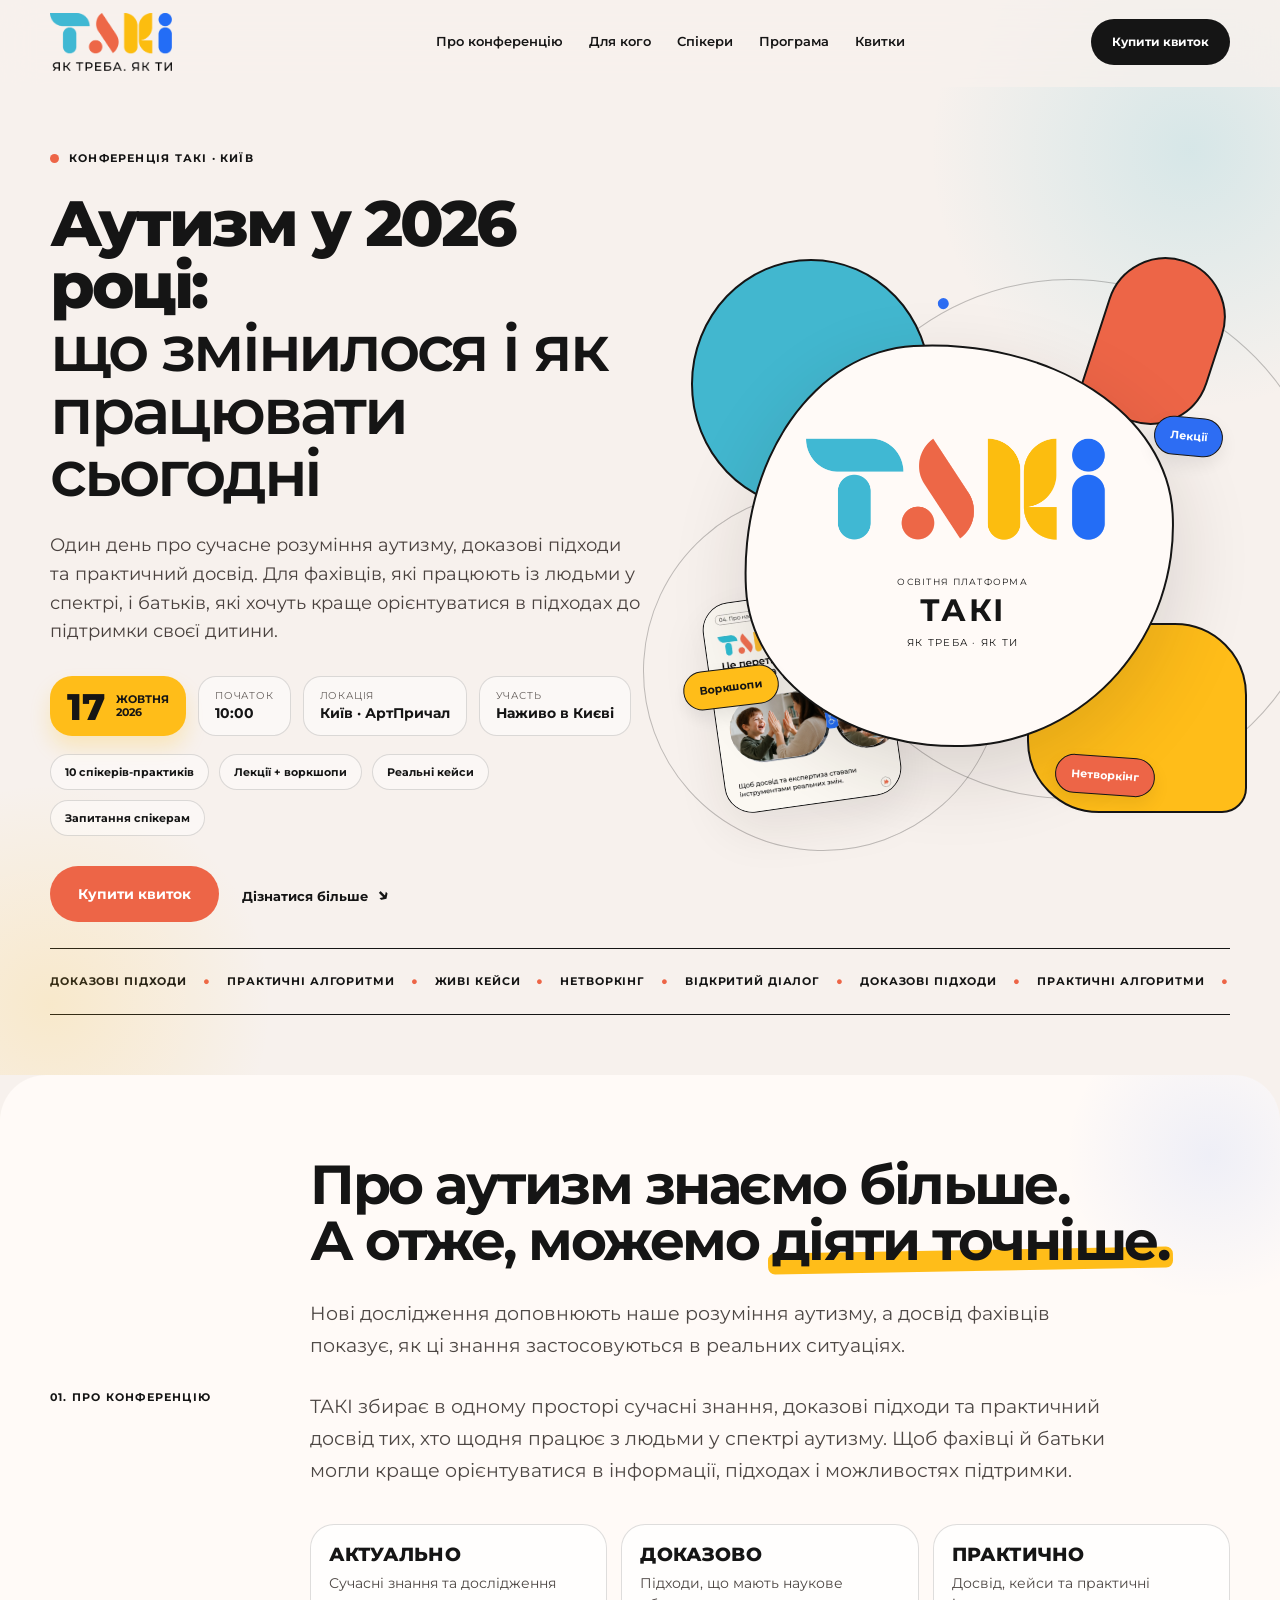
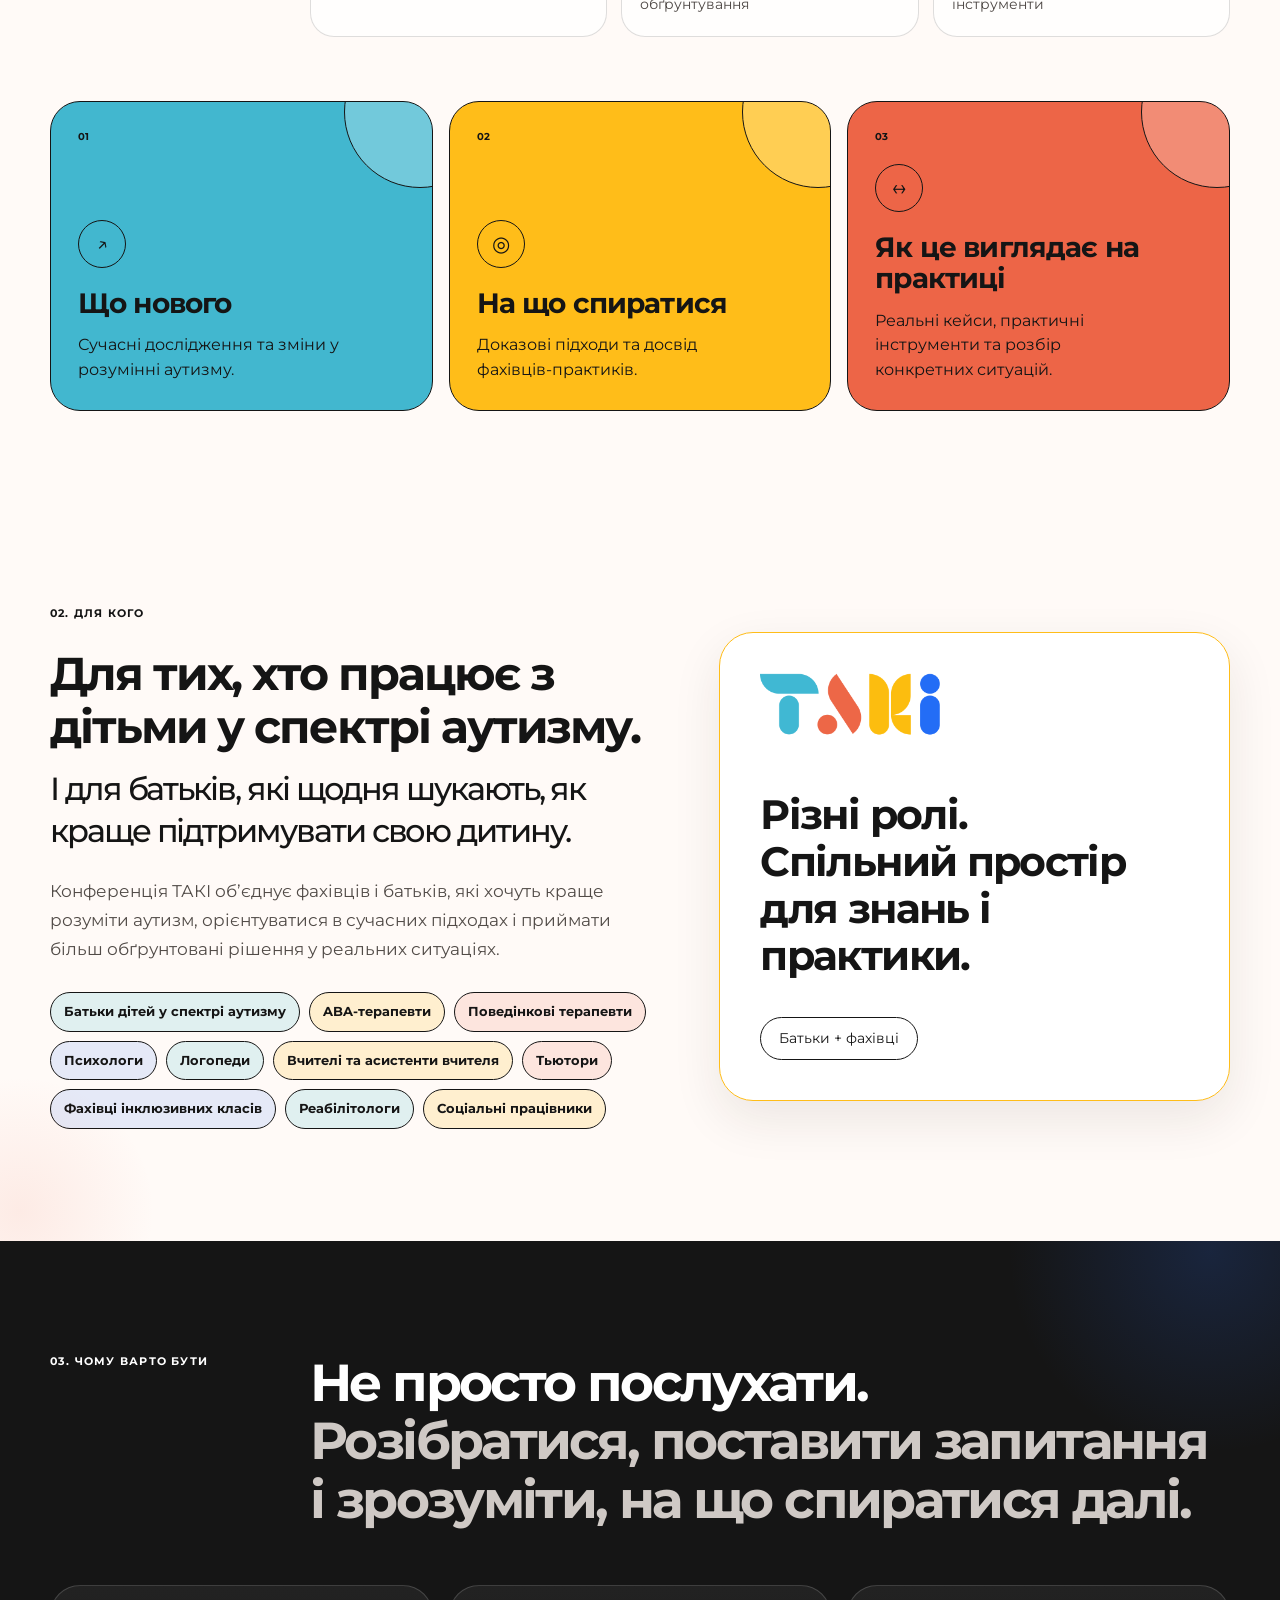
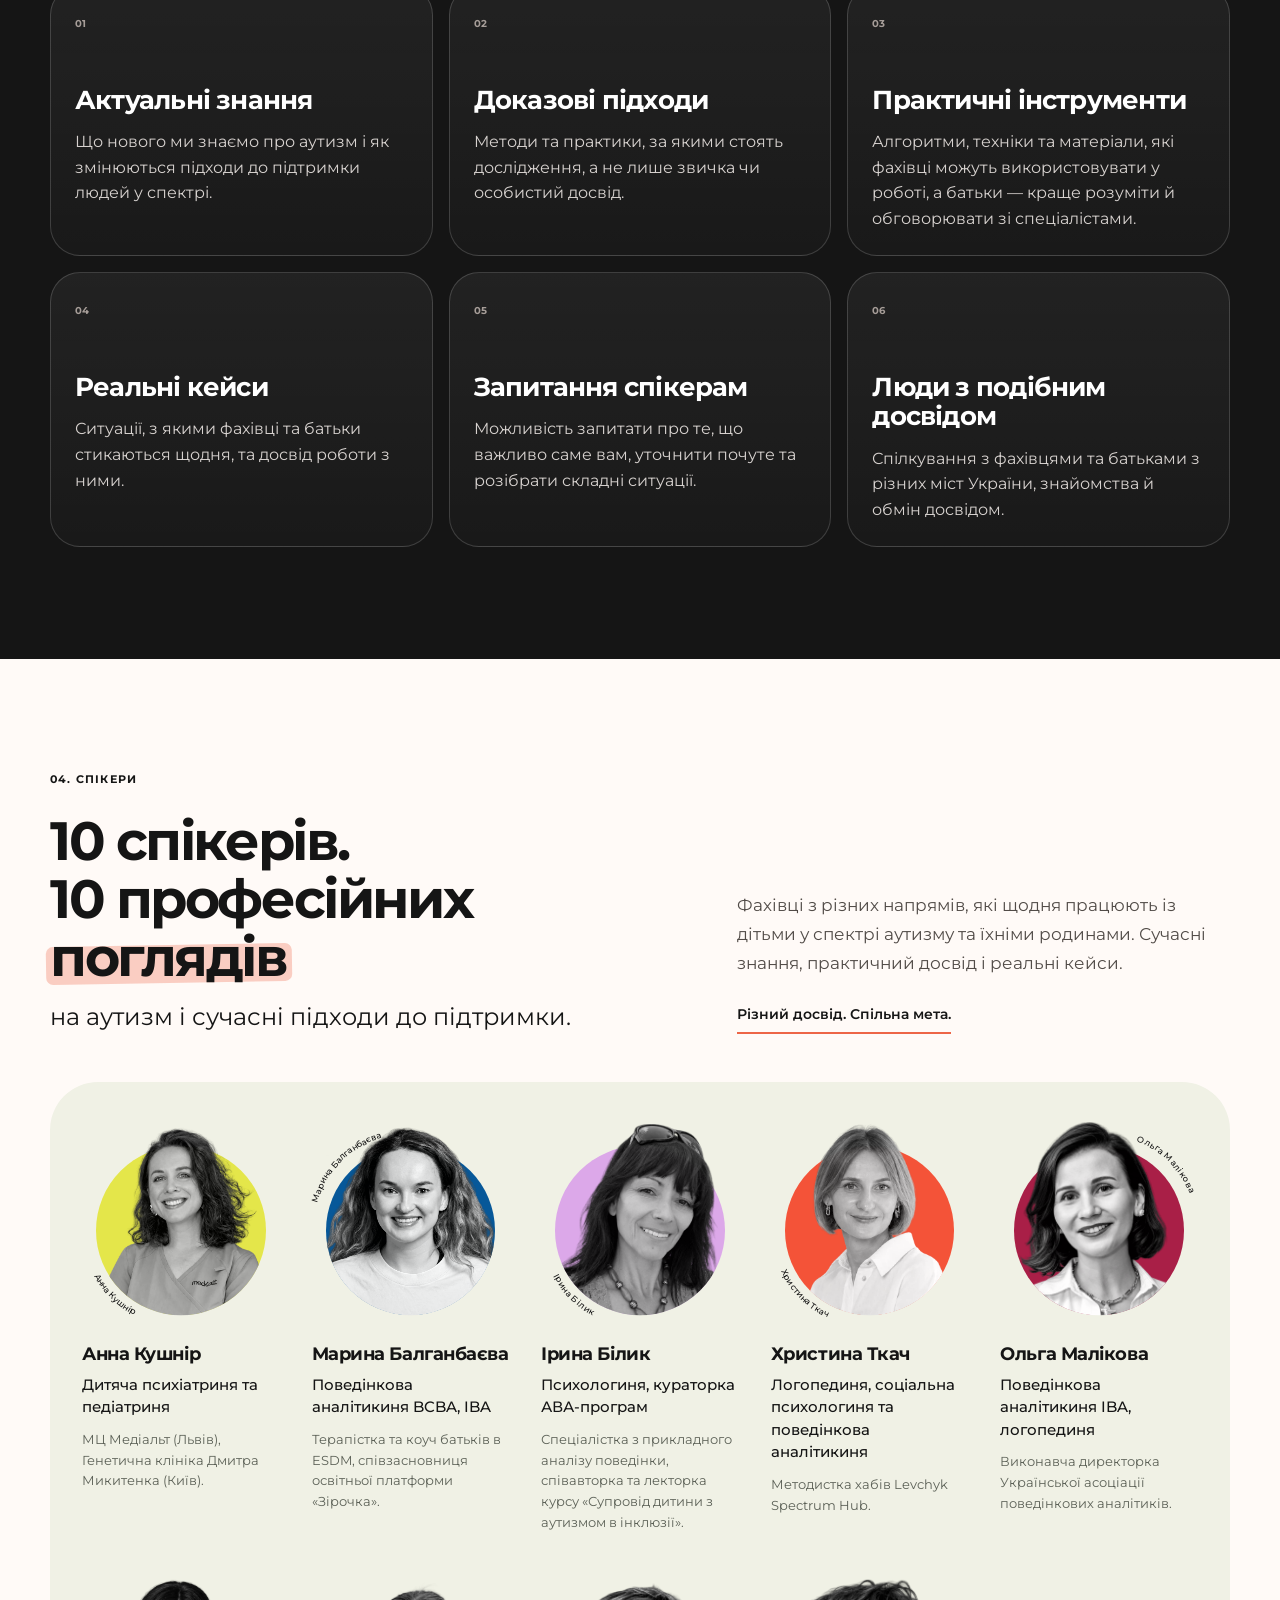
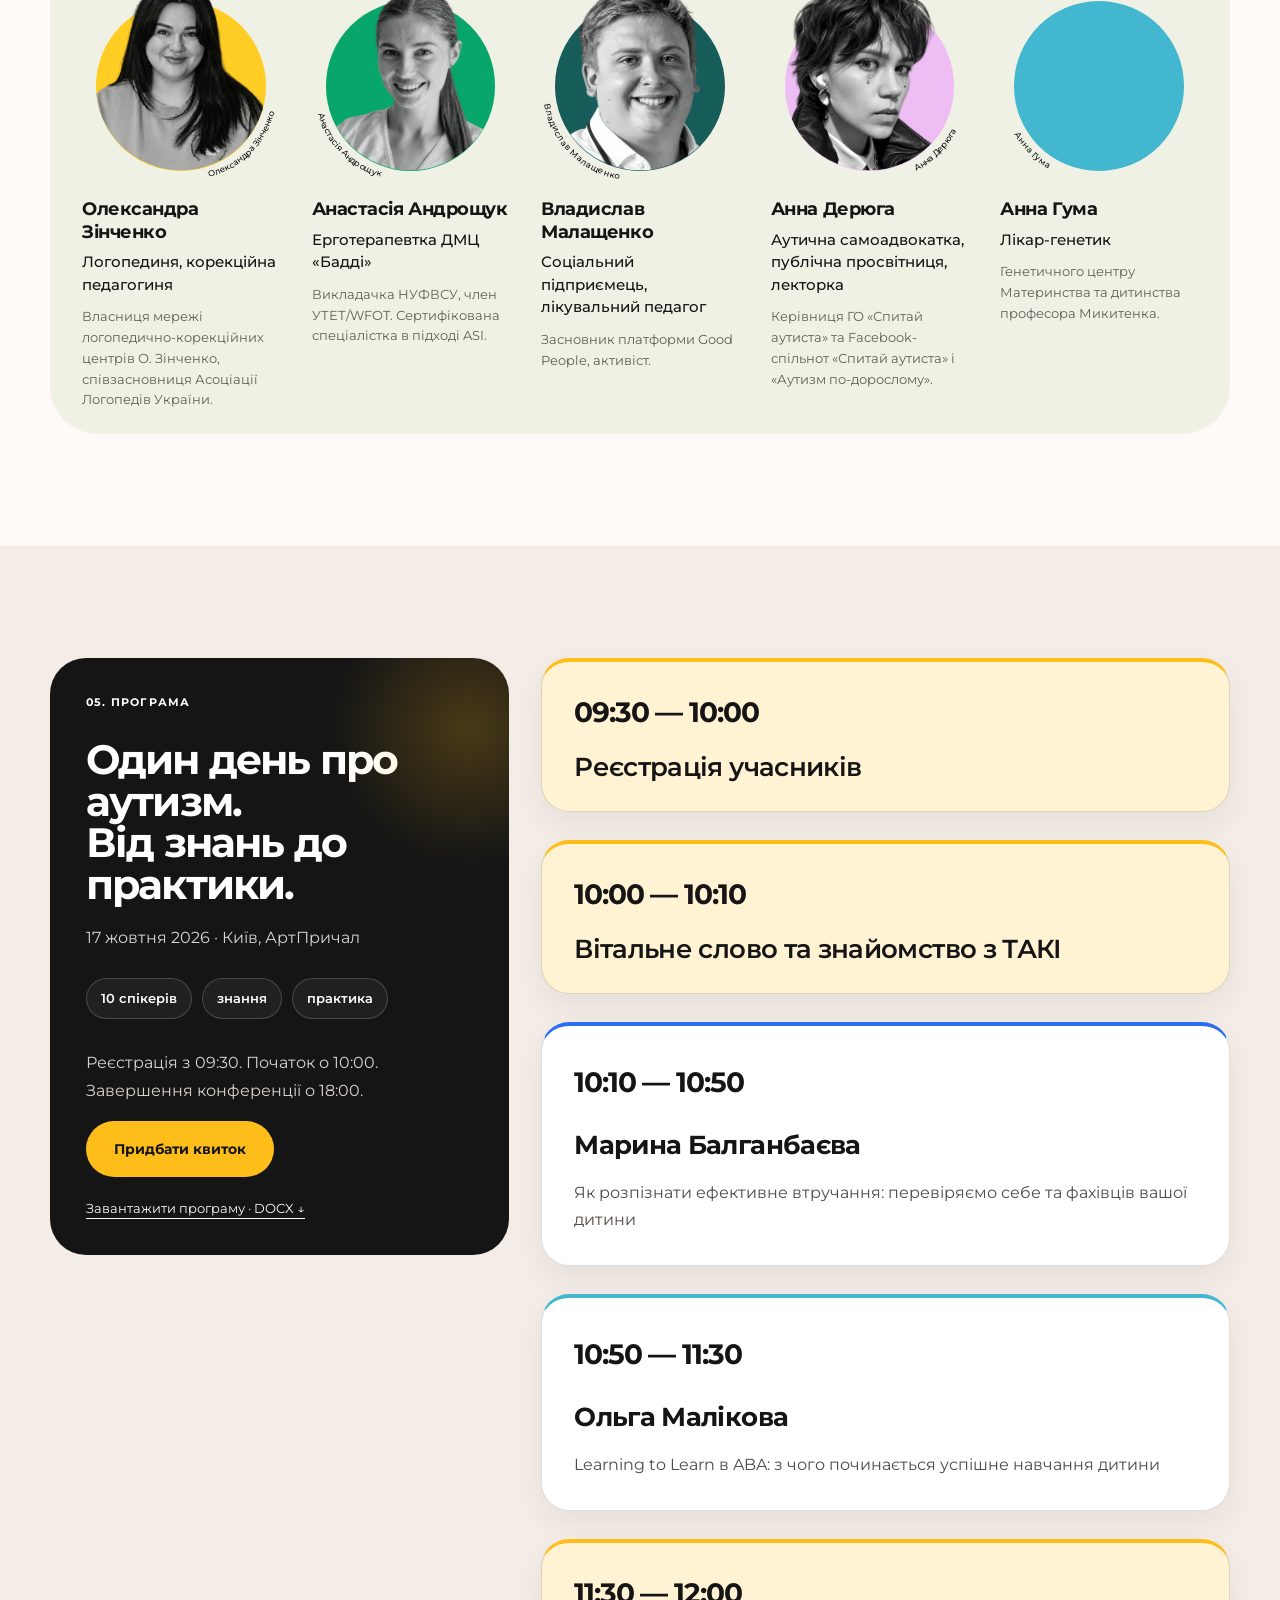
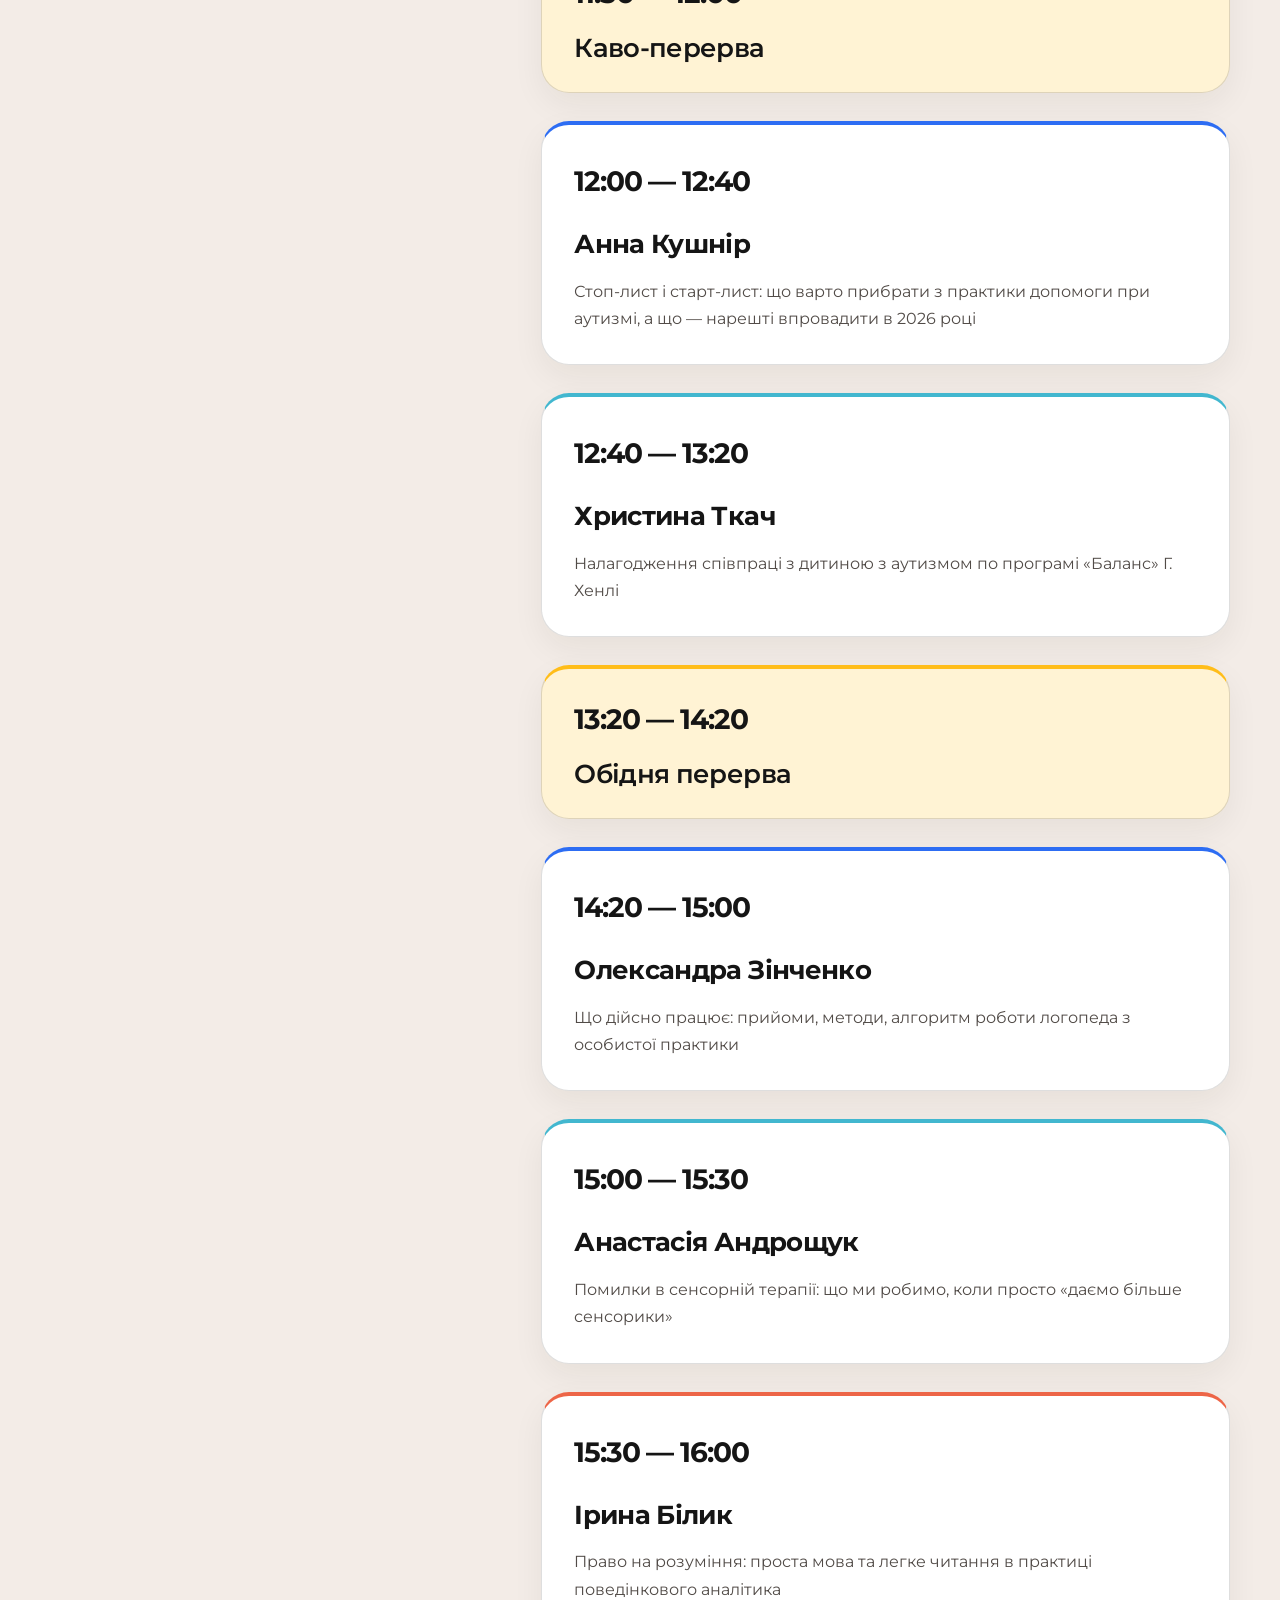
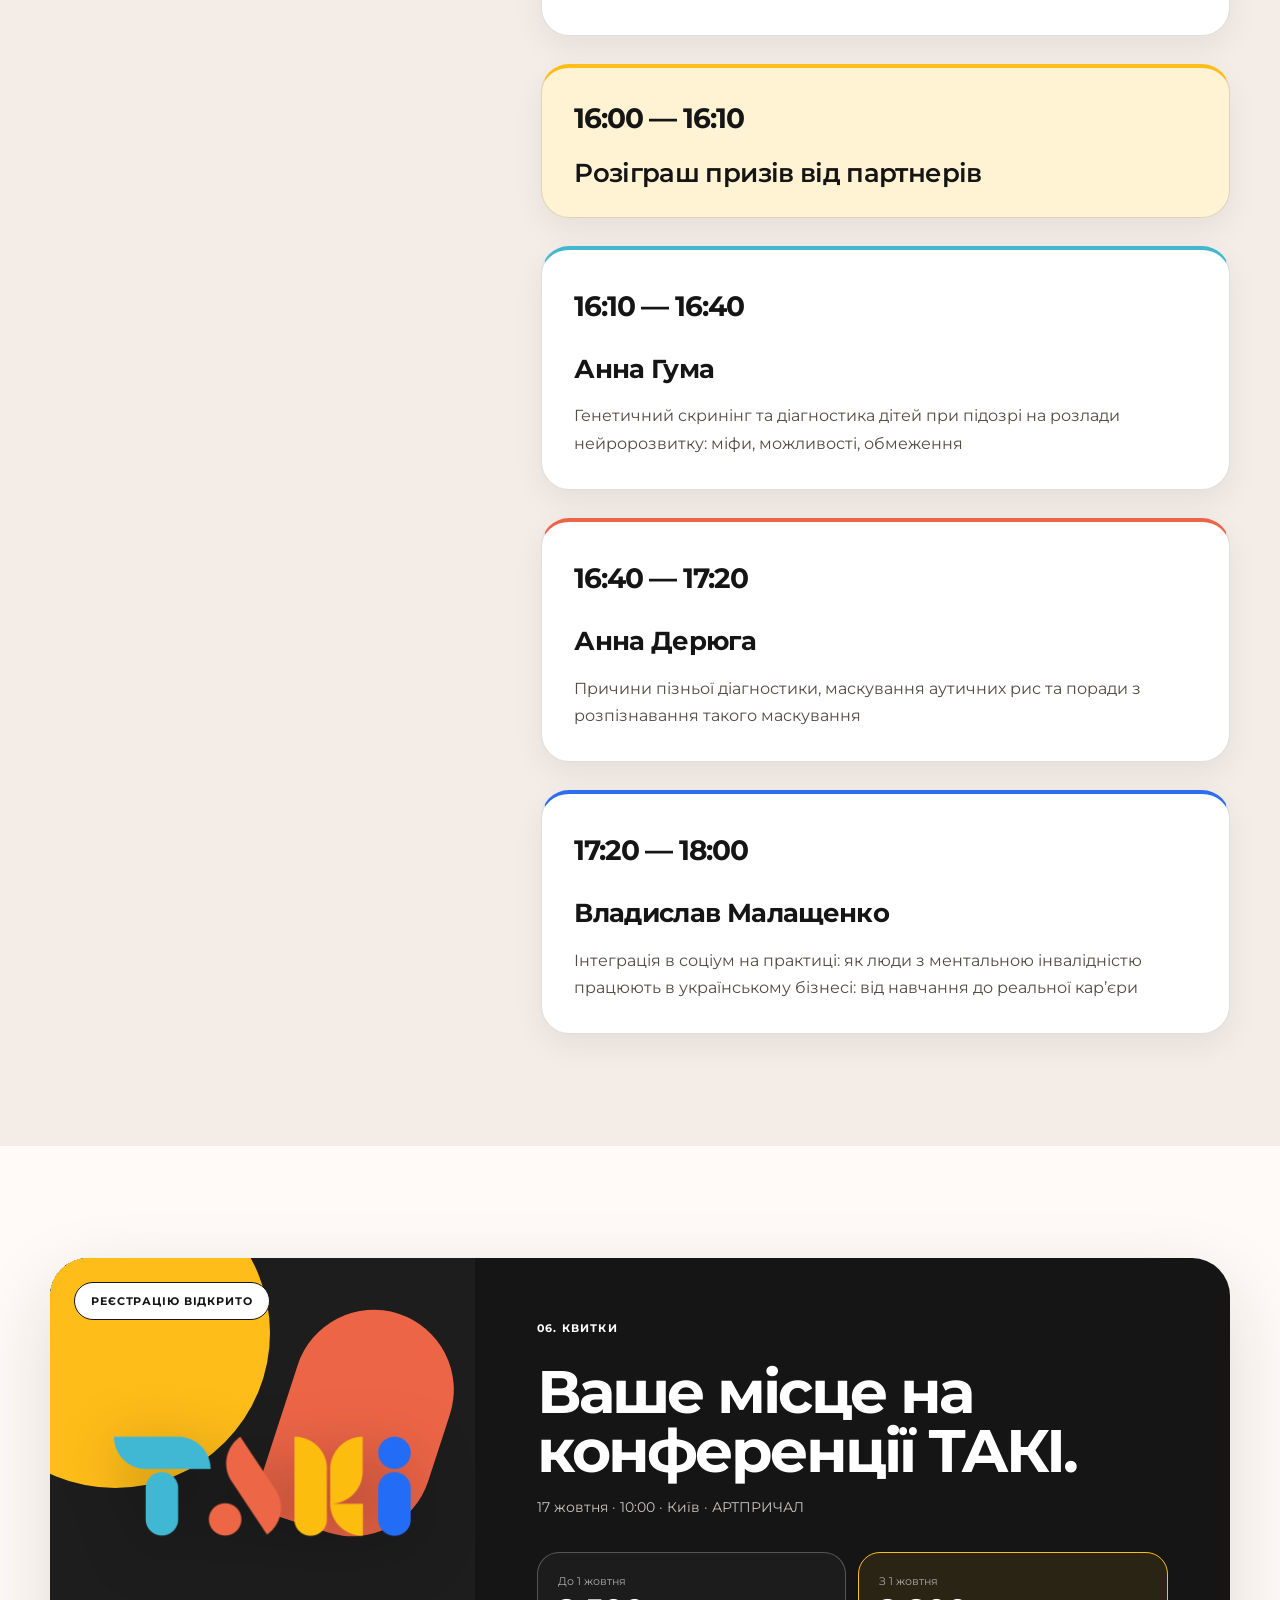
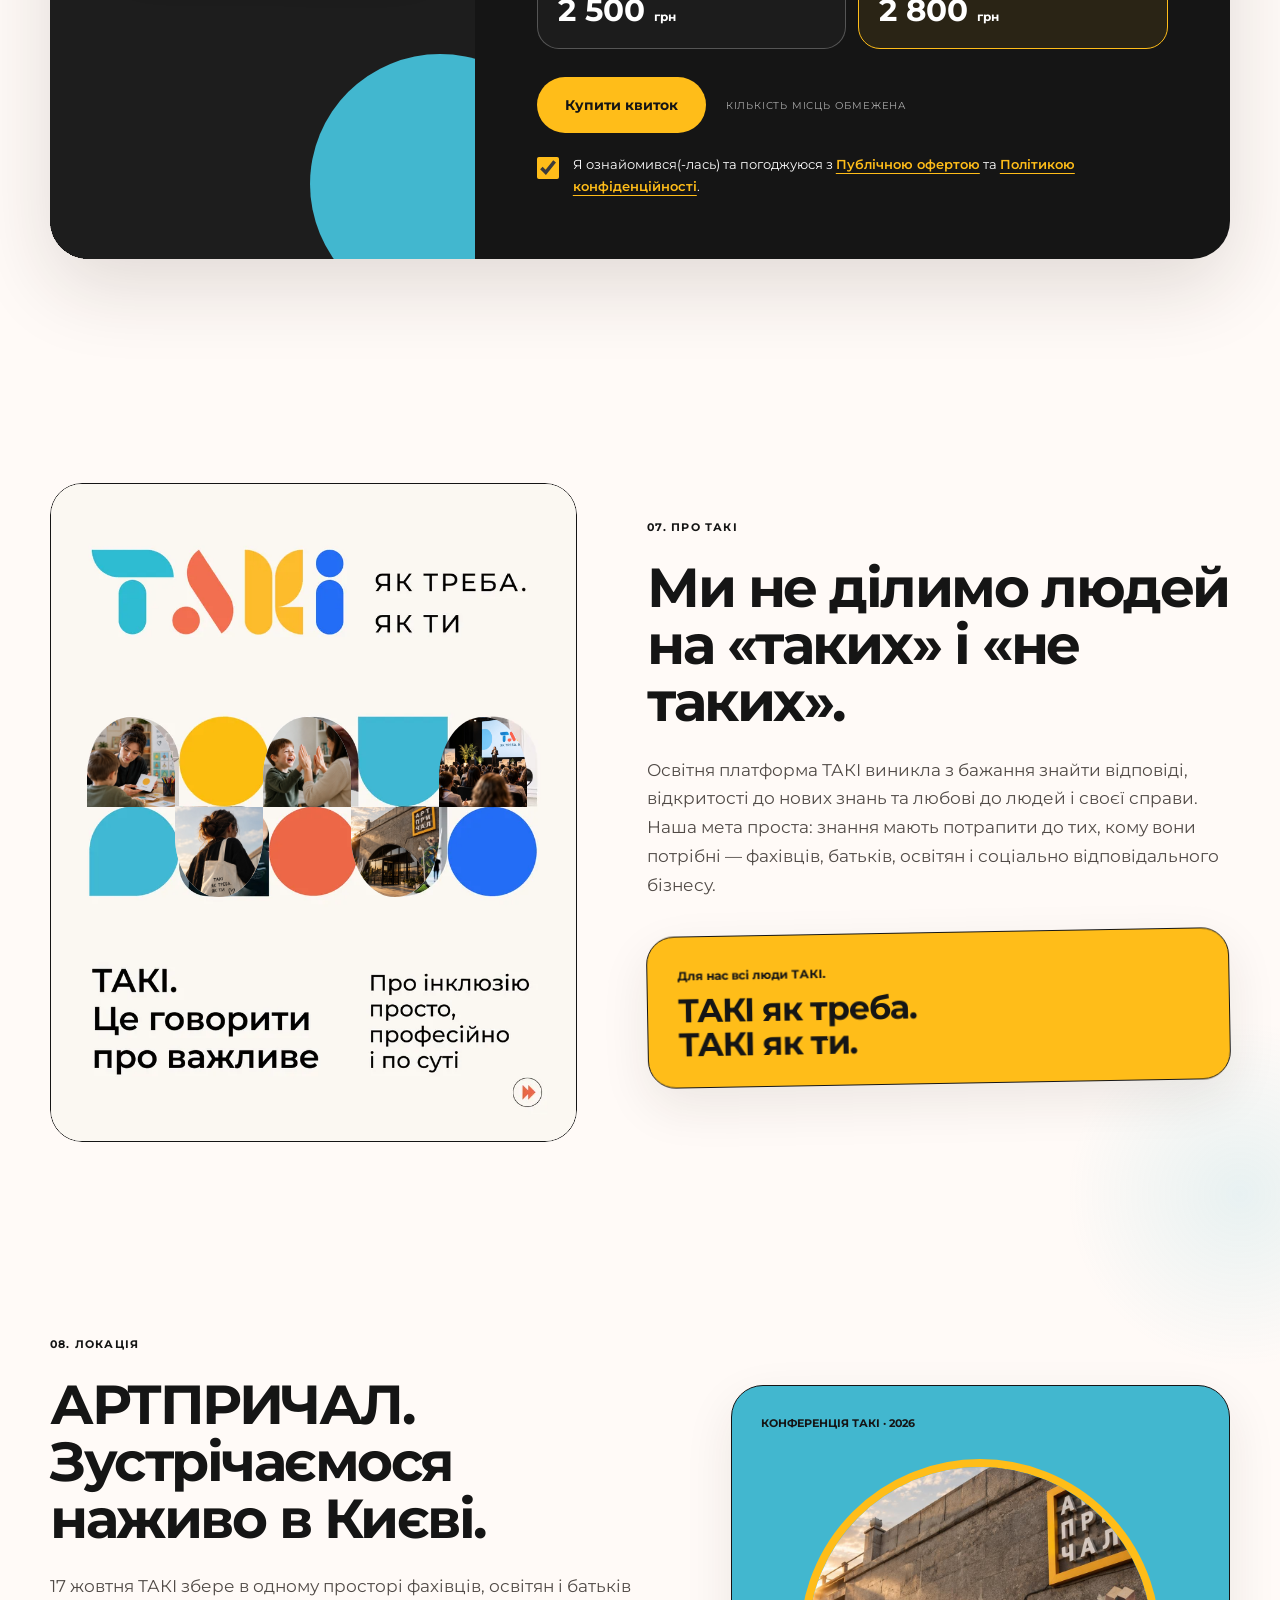
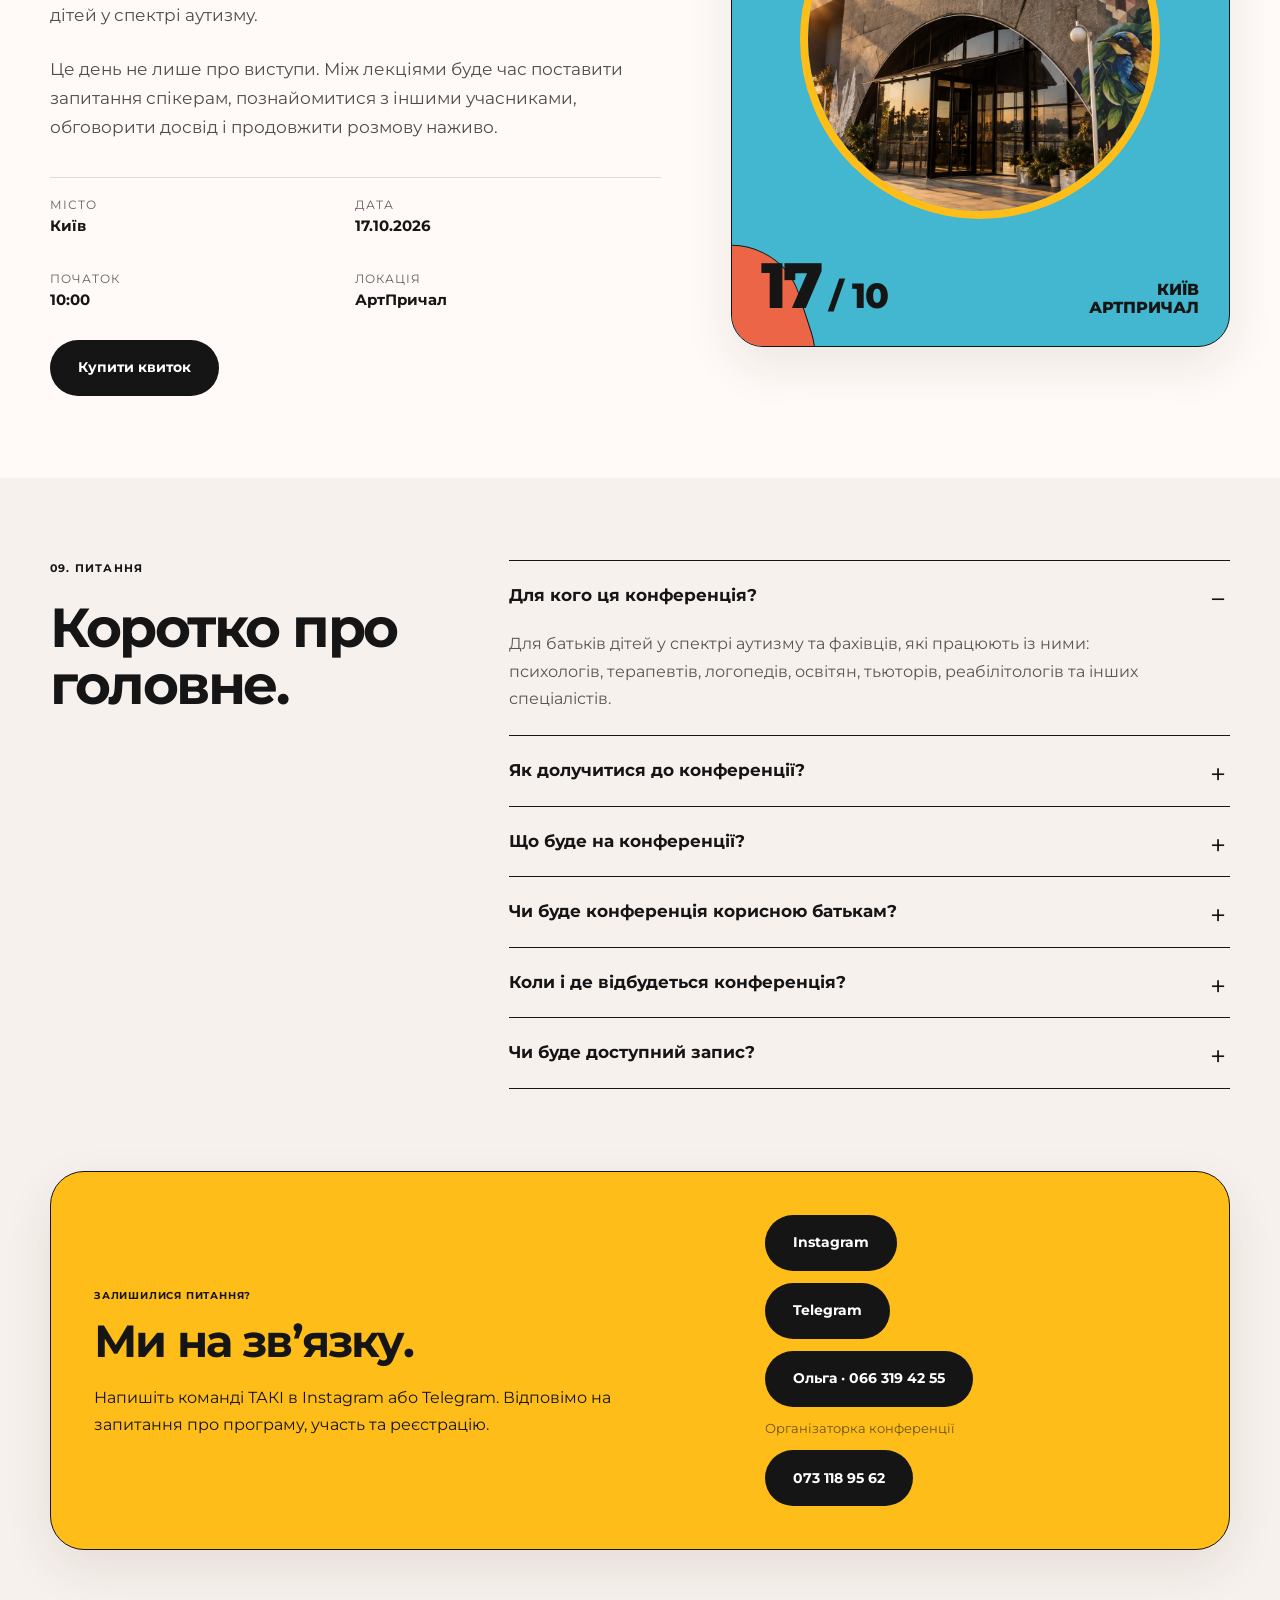
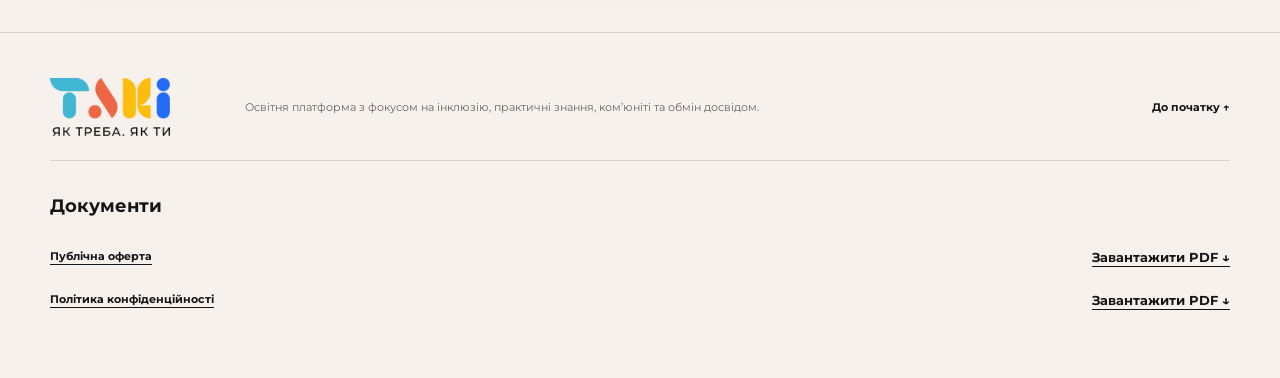
<file: index.html>
<!doctype html>
<html lang="uk">
<head>
  <meta charset="utf-8" />
  <meta name="viewport" content="width=device-width, initial-scale=1" />
  <meta name="theme-color" content="#f7f1ed" />
  <meta name="description" content="Простір про інклюзію, знання та практику. Для фахівців, освітян, батьків і людей з досвідом. Усі ми ТАКІ." />
  <link rel="canonical" href="https://www.taki.org.ua/" />
  <meta property="og:type" content="website" />
  <meta property="og:locale" content="uk_UA" />
  <meta property="og:site_name" content="ТАКІ" />
  <meta property="og:url" content="https://www.taki.org.ua/" />
  <meta property="og:title" content="ТАКІ | Освітня платформа про інклюзію" />
  <meta property="og:description" content="Простір про інклюзію, знання та практику. Для фахівців, освітян, батьків і людей з досвідом. Усі ми ТАКІ." />
  <meta property="og:image" content="https://www.taki.org.ua/assets/social/taki-preview-v1.jpg" />
  <meta property="og:image:secure_url" content="https://www.taki.org.ua/assets/social/taki-preview-v1.jpg" />
  <meta property="og:image:type" content="image/jpeg" />
  <meta property="og:image:width" content="1200" />
  <meta property="og:image:height" content="630" />
  <meta property="og:image:alt" content="ТАКІ — конференція «Аутизм у 2026 році». 17 жовтня, Київ, АртПричал." />
  <meta name="twitter:card" content="summary_large_image" />
  <meta name="twitter:title" content="ТАКІ | Освітня платформа про інклюзію" />
  <meta name="twitter:description" content="Простір про інклюзію, знання та практику. Для фахівців, освітян, батьків і людей з досвідом. Усі ми ТАКІ." />
  <meta name="twitter:image" content="https://www.taki.org.ua/assets/social/taki-preview-v1.jpg" />
  <meta name="twitter:image:alt" content="ТАКІ — конференція «Аутизм у 2026 році». 17 жовтня, Київ, АртПричал." />
  <title>ТАКІ — Конференція «Аутизм у 2026 році»</title>
  <link rel="icon" href="assets/taki-symbol.png" />
  <link rel="stylesheet" href="styles.css?v=20260928-2" />
  <!-- Meta Pixel Code -->
  <script>
  !function(f,b,e,v,n,t,s)
  {if(f.fbq)return;n=f.fbq=function(){n.callMethod?
  n.callMethod.apply(n,arguments):n.queue.push(arguments)};
  if(!f._fbq)f._fbq=n;n.push=n;n.loaded=!0;n.version='2.0';
  n.queue=[];t=b.createElement(e);t.async=!0;
  t.src=v;s=b.getElementsByTagName(e)[0];
  s.parentNode.insertBefore(t,s)}(window, document,'script',
  'https://connect.facebook.net/en_US/fbevents.js');
  fbq('init', '1415065917256078');
  fbq('track', 'PageView');
  </script>
  <noscript><img height="1" width="1" style="display:none"
  src="https://www.facebook.com/tr?id=1415065917256078&amp;ev=PageView&amp;noscript=1"
  /></noscript>
  <!-- End Meta Pixel Code -->
</head>
<body>
  <header class="site-header" data-header>
    <div class="shell header-inner">
      <a class="brand" href="#top" aria-label="ТАКІ — на початок сторінки">
        <img src="assets/taki-logo.png" alt="ТАКІ — як треба, як ти" />
      </a>
      <nav class="desktop-nav" aria-label="Основна навігація">
        <a href="#about">Про конференцію</a>
        <a href="#for-whom">Для кого</a>
        <a href="#speakers">Спікери</a>
        <a href="#program">Програма</a>
        <a href="#tickets">Квитки</a>
      </nav>
      <a class="btn btn-dark btn-small desktop-cta" href="https://secure.wayforpay.com/payment/www.taki.org.ua" data-payment-cta>Купити квиток</a>
      <button class="menu-toggle" type="button" aria-label="Відкрити меню" aria-controls="mobile-navigation" aria-expanded="false" data-menu-toggle>
        <span></span><span></span>
      </button>
    </div>
    <nav class="mobile-nav" id="mobile-navigation" aria-label="Мобільна навігація" data-mobile-nav inert>
      <a href="#about">Про конференцію</a>
      <a href="#for-whom">Для кого</a>
      <a href="#speakers">Спікери</a>
        <a href="#program">Програма</a>
      <a href="#tickets">Квитки</a>
      <a class="btn btn-dark" href="https://secure.wayforpay.com/payment/www.taki.org.ua" data-payment-cta>Купити квиток</a>
    </nav>
    <div class="header-progress"><span data-progress></span></div>
  </header>

  <main id="top">
    <section class="hero section-pad">
      <div class="shell hero-grid">
        <div class="hero-copy reveal">
          <div class="eyebrow"><span class="eyebrow-dot"></span> Конференція ТАКІ · Київ</div>
          <h1>Аутизм у 2026 році:<br><span>що змінилося і як працювати сьогодні</span></h1>
          <p class="hero-lead">Один день про сучасне розуміння аутизму, доказові підходи та практичний досвід. Для фахівців, які працюють із людьми у спектрі, і батьків, які хочуть краще орієнтуватися в підходах до підтримки своєї дитини.</p>

          <div class="hero-meta" aria-label="Деталі конференції">
            <div class="meta-pill"><strong>17</strong><span>жовтня<br>2026</span></div>
            <div class="meta-item"><span class="meta-kicker">Початок</span><strong>10:00</strong></div>
            <div class="meta-item"><span class="meta-kicker">Локація</span><strong>Київ · АртПричал</strong></div>
            <div class="meta-item"><span class="meta-kicker">Участь</span><strong>Наживо в Києві</strong></div>
          </div>

          <div class="hero-highlights">
            <span>10 спікерів-практиків</span>
            <span>Лекції + воркшопи</span>
            <span>Реальні кейси</span>
            <span>Запитання спікерам</span>
          </div>

          <div class="hero-actions">
            <a class="btn btn-coral" href="https://secure.wayforpay.com/payment/www.taki.org.ua" data-payment-cta>Купити квиток</a>
            <a class="text-link" href="#about">Дізнатися більше <span aria-hidden="true">↘</span></a>
          </div>
        </div>

        <div class="hero-art reveal" aria-hidden="true">
          <div class="hero-badge badge-blue">Лекції</div>
          <div class="hero-badge badge-yellow">Воркшопи</div>
          <div class="hero-badge badge-coral">Нетворкінг</div>
          <div class="hero-shape hero-shape-a"></div>
          <div class="hero-shape hero-shape-b"></div>
          <div class="hero-shape hero-shape-c"></div>
          <div class="hero-photo-tile">
            <img src="assets/ref-8.webp" alt="" />
            <div class="poster-photo-overlay ref8-left"><img src="assets/photos/connection.webp" alt="" /></div>
            <div class="poster-photo-overlay ref8-right"><img src="assets/photos/learning.webp" alt="" /></div>
          </div>
          <div class="hero-core">
            <img src="assets/taki-symbol.png" alt="" />
            <div class="hero-core-copy">
              <span>освітня платформа</span>
              <strong>ТАКІ</strong>
              <small>як треба · як ти</small>
            </div>
          </div>
          <div class="hero-orbit orbit-one"><span></span></div>
          <div class="hero-orbit orbit-two"><span></span></div>
        </div>
      </div>
      <div class="shell ticker-wrap reveal">
        <div class="ticker" aria-label="Формат конференції" data-marquee>
          <div class="ticker-track">
            <span>ДОКАЗОВІ ПІДХОДИ</span><i>•</i><span>ПРАКТИЧНІ АЛГОРИТМИ</span><i>•</i><span>ЖИВІ КЕЙСИ</span><i>•</i><span>НЕТВОРКІНГ</span><i>•</i><span>ВІДКРИТИЙ ДІАЛОГ</span><i>•</i>
          </div>
        </div>
      </div>
    </section>

    <section class="intro section-pad-sm" id="about">
      <div class="shell intro-grid">
        <div class="section-label reveal">01. Про конференцію</div>
        <div class="intro-main reveal">
          <h2>Про аутизм знаємо більше.<br>А отже, можемо <span class="mark mark-yellow">діяти точніше.</span></h2>
          <p>Нові дослідження доповнюють наше розуміння аутизму, а досвід фахівців показує, як ці знання застосовуються в реальних ситуаціях.</p>
          <p>ТАКІ збирає в одному просторі сучасні знання, доказові підходи та практичний досвід тих, хто щодня працює з людьми у спектрі аутизму. Щоб фахівці й батьки могли краще орієнтуватися в інформації, підходах і можливостях підтримки.</p>
          <div class="mini-metrics">
            <div><strong>Актуально</strong><span>Сучасні знання та дослідження</span></div>
            <div><strong>Доказово</strong><span>Підходи, що мають наукове обґрунтування</span></div>
            <div><strong>Практично</strong><span>Досвід, кейси та практичні інструменти</span></div>
          </div>
        </div>
      </div>

      <div class="shell format-grid">
        <article class="format-card format-blue reveal">
          <span class="format-index">01</span>
          <div class="format-icon">↗</div>
          <h3>Що нового</h3>
          <p>Сучасні дослідження та зміни у розумінні аутизму.</p>
        </article>
        <article class="format-card format-yellow reveal">
          <span class="format-index">02</span>
          <div class="format-icon">◎</div>
          <h3>На що спиратися</h3>
          <p>Доказові підходи та досвід фахівців-практиків.</p>
        </article>
        <article class="format-card format-coral reveal">
          <span class="format-index">03</span>
          <div class="format-icon">↔</div>
          <h3>Як це виглядає на практиці</h3>
          <p>Реальні кейси, практичні інструменти та розбір конкретних ситуацій.</p>
        </article>
      </div>
    </section>

    <section class="audience section-pad" id="for-whom">
      <div class="shell audience-grid">
        <div class="audience-copy reveal">
          <div class="section-label">02. Для кого</div>
          <h2>Для тих, хто працює з дітьми у спектрі аутизму.<br><span class="audience-heading-secondary">І для батьків, які щодня шукають, як краще підтримувати свою дитину.</span></h2>
          <p>Конференція ТАКІ об’єднує фахівців і батьків, які хочуть краще розуміти аутизм, орієнтуватися в сучасних підходах і приймати більш обґрунтовані рішення у реальних ситуаціях.</p>
          <div class="audience-tags">
            <span>Батьки дітей у спектрі аутизму</span>
            <span>ABA-терапевти</span>
            <span>Поведінкові терапевти</span>
            <span>Психологи</span>
            <span>Логопеди</span>
            <span>Вчителі та асистенти вчителя</span>
            <span>Тьютори</span>
            <span>Фахівці інклюзивних класів</span>
            <span>Реабілітологи</span>
            <span>Соціальні працівники</span>
          </div>
        </div>
        <div class="audience-message reveal">
          <img src="assets/taki-symbol.png" alt="" width="240" height="140" loading="lazy">
          <p>Різні ролі.<br>Спільний простір<br>для знань і практики.</p>
          <span>Батьки + фахівці</span>
        </div>
      </div>
    </section>

    <section class="benefits section-pad">
      <div class="shell">
        <div class="benefits-head reveal">
          <div class="section-label">03. Чому варто бути</div>
          <h2>Не просто послухати.<br><span>Розібратися, поставити запитання і зрозуміти, на що спиратися далі.</span></h2>
        </div>
        <div class="benefit-grid">
          <article class="benefit reveal"><span>01</span><h3>Актуальні знання</h3><p>Що нового ми знаємо про аутизм і як змінюються підходи до підтримки людей у спектрі.</p></article>
          <article class="benefit reveal"><span>02</span><h3>Доказові підходи</h3><p>Методи та практики, за якими стоять дослідження, а не лише звичка чи особистий досвід.</p></article>
          <article class="benefit reveal"><span>03</span><h3>Практичні інструменти</h3><p>Алгоритми, техніки та матеріали, які фахівці можуть використовувати у роботі, а батьки — краще розуміти й обговорювати зі спеціалістами.</p></article>
          <article class="benefit reveal"><span>04</span><h3>Реальні кейси</h3><p>Ситуації, з якими фахівці та батьки стикаються щодня, та досвід роботи з ними.</p></article>
          <article class="benefit reveal"><span>05</span><h3>Запитання спікерам</h3><p>Можливість запитати про те, що важливо саме вам, уточнити почуте та розібрати складні ситуації.</p></article>
          <article class="benefit reveal"><span>06</span><h3>Люди з подібним досвідом</h3><p>Спілкування з фахівцями та батьками з різних міст України, знайомства й обмін досвідом.</p></article>
        </div>
      </div>
    </section>

    <section class="speakers section-pad" id="speakers">
      <div class="shell">
        <div class="speakers-heading reveal">
          <div>
            <div class="section-label">04. Спікери</div>
            <h2>10 спікерів.<br><span class="mark mark-coral">10 професійних поглядів</span></h2>
            <p class="speakers-subtitle">на аутизм і сучасні підходи до підтримки.</p>
          </div>
          <div class="speakers-intro">
            <p>Фахівці з різних напрямів, які щодня працюють із дітьми у спектрі аутизму та їхніми родинами. Сучасні знання, практичний досвід і реальні кейси.</p>
            <span class="speaker-status">Різний досвід. Спільна мета.</span>
          </div>
        </div>
        <div class="speaker-poster" aria-label="Спікери конференції">
          <div class="speaker-grid">
            <article class="speaker-card speaker-kushnir" style="--speaker-color:#e4e64a" aria-labelledby="name-kushnir">
              <div class="speaker-portrait">
                <div class="speaker-disc" aria-hidden="true"></div>
                <div class="speaker-cutout"><img src="assets/speakers/kushnir-portrait.webp" alt="Анна Кушнір" width="800" height="1000" loading="lazy" decoding="async"></div>
                <svg class="speaker-arc" viewBox="0 0 320 320" aria-hidden="true"><defs><path id="arc-kushnir" d="M 18 168 A 134 134 0 0 0 152 302"/></defs><text><textPath href="#arc-kushnir" startOffset="50%" text-anchor="middle">Анна Кушнір</textPath></text></svg>
              </div>
              <div class="speaker-caption">
                <h3 id="name-kushnir">Анна Кушнір</h3>
                <p class="speaker-role">Дитяча психіатриня та педіатриня</p>
                <p class="speaker-bio">МЦ Медіальт (Львів), Генетична клініка Дмитра Микитенка (Київ).</p>
              </div>
            </article>
            <article class="speaker-card speaker-balganbaieva" style="--speaker-color:#075899" aria-labelledby="name-balganbaieva">
              <div class="speaker-portrait">
                <div class="speaker-disc" aria-hidden="true"></div>
                <div class="speaker-cutout"><img src="assets/speakers/balganbaieva-portrait.webp" alt="Марина Балганбаєва" width="800" height="1065" loading="lazy" decoding="async"></div>
                <svg class="speaker-arc" viewBox="0 0 320 320" aria-hidden="true"><defs><path id="arc-balganbaieva" d="M 18 156 A 134 134 0 0 1 152 22"/></defs><text><textPath href="#arc-balganbaieva" startOffset="50%" text-anchor="middle">Марина Балганбаєва</textPath></text></svg>
              </div>
              <div class="speaker-caption">
                <h3 id="name-balganbaieva">Марина Балганбаєва</h3>
                <p class="speaker-role">Поведінкова аналітикиня BCBA, IBA</p>
                <p class="speaker-bio">Терапістка та коуч батьків в ESDM, співзасновниця освітньої платформи «Зірочка».</p>
              </div>
            </article>
            <article class="speaker-card speaker-bilyk" style="--speaker-color:#dca8e9" aria-labelledby="name-bilyk">
              <div class="speaker-portrait">
                <div class="speaker-disc" aria-hidden="true"></div>
                <div class="speaker-cutout"><img src="assets/speakers/bilyk-portrait.webp" alt="Ірина Білик" width="800" height="1067" loading="lazy" decoding="async"></div>
                <svg class="speaker-arc" viewBox="0 0 320 320" aria-hidden="true"><defs><path id="arc-bilyk" d="M 18 168 A 134 134 0 0 0 152 302"/></defs><text><textPath href="#arc-bilyk" startOffset="50%" text-anchor="middle">Ірина Білик</textPath></text></svg>
              </div>
              <div class="speaker-caption">
                <h3 id="name-bilyk">Ірина Білик</h3>
                <p class="speaker-role">Психологиня, кураторка АВА-програм</p>
                <p class="speaker-bio">Спеціалістка з прикладного аналізу поведінки, співавторка та лекторка курсу «Супровід дитини з аутизмом в інклюзії».</p>
              </div>
            </article>
            <article class="speaker-card speaker-tkach" style="--speaker-color:#f45338" aria-labelledby="name-tkach">
              <div class="speaker-portrait">
                <div class="speaker-disc" aria-hidden="true"></div>
                <div class="speaker-cutout"><img src="assets/speakers/tkach-portrait.webp" alt="Христина Ткач" width="800" height="1200" loading="lazy" decoding="async"></div>
                <svg class="speaker-arc" viewBox="0 0 320 320" aria-hidden="true"><defs><path id="arc-tkach" d="M 18 168 A 134 134 0 0 0 152 302"/></defs><text><textPath href="#arc-tkach" startOffset="50%" text-anchor="middle">Христина Ткач</textPath></text></svg>
              </div>
              <div class="speaker-caption">
                <h3 id="name-tkach">Христина Ткач</h3>
                <p class="speaker-role">Логопединя, соціальна психологиня та поведінкова аналітикиня</p>
                <p class="speaker-bio">Методистка хабів Levchyk Spectrum Hub.</p>
              </div>
            </article>
            <article class="speaker-card speaker-malikova" style="--speaker-color:#a91f47" aria-labelledby="name-malikova">
              <div class="speaker-portrait">
                <div class="speaker-disc" aria-hidden="true"></div>
                <div class="speaker-cutout"><img src="assets/speakers/malikova-portrait.webp" alt="Ольга Малікова" width="800" height="800" loading="lazy" decoding="async"></div>
                <svg class="speaker-arc" viewBox="0 0 320 320" aria-hidden="true"><defs><path id="arc-malikova" d="M 168 22 A 134 134 0 0 1 302 156"/></defs><text><textPath href="#arc-malikova" startOffset="50%" text-anchor="middle">Ольга Малікова</textPath></text></svg>
              </div>
              <div class="speaker-caption">
                <h3 id="name-malikova">Ольга Малікова</h3>
                <p class="speaker-role">Поведінкова аналітикиня IBA, логопединя</p>
                <p class="speaker-bio">Виконавча директорка Української асоціації поведінкових аналітиків.</p>
              </div>
            </article>
            <article class="speaker-card speaker-zinchenko" style="--speaker-color:#ffcd24" aria-labelledby="name-zinchenko">
              <div class="speaker-portrait">
                <div class="speaker-disc" aria-hidden="true"></div>
                <div class="speaker-cutout"><img src="assets/speakers/zinchenko-portrait.webp" alt="Олександра Зінченко" width="800" height="1200" loading="lazy" decoding="async"></div>
                <svg class="speaker-arc" viewBox="0 0 320 320" aria-hidden="true"><defs><path id="arc-zinchenko" d="M 168 302 A 134 134 0 0 0 302 168"/></defs><text><textPath href="#arc-zinchenko" startOffset="50%" text-anchor="middle">Олександра Зінченко</textPath></text></svg>
              </div>
              <div class="speaker-caption">
                <h3 id="name-zinchenko">Олександра Зінченко</h3>
                <p class="speaker-role">Логопединя, корекційна педагогиня</p>
                <p class="speaker-bio">Власниця мережі логопедично-корекційних центрів О. Зінченко, співзасновниця Асоціації Логопедів України.</p>
              </div>
            </article>
            <article class="speaker-card speaker-androshchuk" style="--speaker-color:#08a66a" aria-labelledby="name-androshchuk">
              <div class="speaker-portrait">
                <div class="speaker-disc" aria-hidden="true"></div>
                <div class="speaker-cutout"><img src="assets/speakers/androshchuk-portrait.png" alt="Анастасія Андрощук" width="1024" height="1535" loading="lazy" decoding="async"></div>
                <svg class="speaker-arc" viewBox="0 0 320 320" aria-hidden="true"><defs><path id="arc-androshchuk" d="M 18 168 A 134 134 0 0 0 152 302"/></defs><text><textPath href="#arc-androshchuk" startOffset="50%" text-anchor="middle">Анастасія Андрощук</textPath></text></svg>
              </div>
              <div class="speaker-caption">
                <h3 id="name-androshchuk">Анастасія Андрощук</h3>
                <p class="speaker-role">Ерготерапевтка ДМЦ «Бадді»</p>
                <p class="speaker-bio">Викладачка НУФВСУ, член УТЕТ/WFOT. Сертифікована спеціалістка в підході ASI.</p>
              </div>
            </article>
            <article class="speaker-card speaker-melashchenko" style="--speaker-color:#165c59" aria-labelledby="name-melashchenko">
              <div class="speaker-portrait">
                <div class="speaker-disc" aria-hidden="true"></div>
                <div class="speaker-cutout"><img src="assets/speakers/melashchenko-portrait.webp" alt="Владислав Малащенко" width="800" height="1226" loading="lazy" decoding="async"></div>
                <svg class="speaker-arc" viewBox="0 0 320 320" aria-hidden="true"><defs><path id="arc-melashchenko" d="M 18 168 A 134 134 0 0 0 152 302"/></defs><text><textPath href="#arc-melashchenko" startOffset="50%" text-anchor="middle">Владислав Малащенко</textPath></text></svg>
              </div>
              <div class="speaker-caption">
                <h3 id="name-melashchenko">Владислав Малащенко</h3>
                <p class="speaker-role">Соціальний підприємець, лікувальний педагог</p>
                <p class="speaker-bio">Засновник платформи Good People, активіст.</p>
              </div>
            </article>
            <article class="speaker-card speaker-deriuha" style="--speaker-color:#edbdf3" aria-labelledby="name-deriuha">
              <div class="speaker-portrait">
                <div class="speaker-disc" aria-hidden="true"></div>
                <div class="speaker-cutout"><img src="assets/speakers/deriuha-portrait.webp" alt="Анна Дерюга" width="800" height="1067" loading="lazy" decoding="async"></div>
                <svg class="speaker-arc" viewBox="0 0 320 320" aria-hidden="true"><defs><path id="arc-deriuha" d="M 168 302 A 134 134 0 0 0 302 168"/></defs><text><textPath href="#arc-deriuha" startOffset="50%" text-anchor="middle">Анна Дерюга</textPath></text></svg>
              </div>
              <div class="speaker-caption">
                <h3 id="name-deriuha">Анна Дерюга</h3>
                <p class="speaker-role">Аутична самоадвокатка, публічна просвітниця, лекторка</p>
                <p class="speaker-bio">Керівниця ГО «Спитай аутиста» та Facebook-спільнот «Спитай аутиста» і «Аутизм по-дорослому».</p>
              </div>
            </article>
            <article class="speaker-card speaker-huma" style="--speaker-color:#42b7cf" aria-labelledby="name-huma">
              <div class="speaker-portrait">
                <div class="speaker-disc" aria-hidden="true"></div>
                <div class="speaker-cutout"><img src="assets/speakers/huma-portrait.png" alt="Анна Гума" width="1024" height="1536" loading="lazy" decoding="async"></div>
                <svg class="speaker-arc" viewBox="0 0 320 320" aria-hidden="true"><defs><path id="arc-huma" d="M 18 168 A 134 134 0 0 0 152 302"/></defs><text><textPath href="#arc-huma" startOffset="50%" text-anchor="middle">Анна Гума</textPath></text></svg>
              </div>
              <div class="speaker-caption">
                <h3 id="name-huma">Анна Гума</h3>
                <p class="speaker-role">Лікар-генетик</p>
                <p class="speaker-bio">Генетичного центру Материнства та дитинства професора Микитенка.</p>
              </div>
            </article>
          </div>
        </div>
      </div>
    </section>

    <section class="day section-pad" id="program" aria-labelledby="program-title">
      <div class="shell program-layout">
        <div class="day-card day-card-main program-intro">
          <div class="section-label section-label-light">05. Програма</div>
          <h2 id="program-title">Один день про аутизм.<br>Від знань до практики.</h2>
          <p>17 жовтня 2026 · Київ, АртПричал</p>
          <div class="day-points"><span>10 спікерів</span><span>знання</span><span>практика</span></div>
          <p>Реєстрація з 09:30. Початок о 10:00.<br>Завершення конференції о 18:00.</p>
          <a class="btn btn-yellow" href="https://secure.wayforpay.com/payment/www.taki.org.ua" data-payment-cta>Придбати квиток</a>
          <a class="program-download" href="assets/documents/conference-program.docx" download>Завантажити програму · DOCX ↓</a>
        </div>
        <ol class="program-schedule" aria-label="Розклад конференції">
          <li class="program-session program-session-break">
            <div class="program-card">
            <div class="program-time"><time datetime="2026-10-17T09:30:00+03:00">09:30</time><span aria-hidden="true"> — </span><time datetime="2026-10-17T10:00:00+03:00">10:00</time></div>
            <div class="program-detail"><h3>Реєстрація учасників</h3></div>
            </div>
          </li>
          <li class="program-session program-session-break">
            <div class="program-card">
            <div class="program-time"><time datetime="2026-10-17T10:00:00+03:00">10:00</time><span aria-hidden="true"> — </span><time datetime="2026-10-17T10:10:00+03:00">10:10</time></div>
            <div class="program-detail"><h3>Вітальне слово та знайомство з ТАКІ</h3></div>
            </div>
          </li>
          <li class="program-session">
            <div class="program-card">
            <div class="program-time"><time datetime="2026-10-17T10:10:00+03:00">10:10</time><span aria-hidden="true"> — </span><time datetime="2026-10-17T10:50:00+03:00">10:50</time></div>
            <div class="program-detail"><h3>Марина Балганбаєва</h3><p>Як розпізнати ефективне втручання: перевіряємо себе та фахівців вашої дитини</p></div>
            </div>
          </li>
          <li class="program-session">
            <div class="program-card">
            <div class="program-time"><time datetime="2026-10-17T10:50:00+03:00">10:50</time><span aria-hidden="true"> — </span><time datetime="2026-10-17T11:30:00+03:00">11:30</time></div>
            <div class="program-detail"><h3>Ольга Малікова</h3><p>Learning to Learn в ABA: з чого починається успішне навчання дитини</p></div>
            </div>
          </li>
          <li class="program-session program-session-break">
            <div class="program-card">
            <div class="program-time"><time datetime="2026-10-17T11:30:00+03:00">11:30</time><span aria-hidden="true"> — </span><time datetime="2026-10-17T12:00:00+03:00">12:00</time></div>
            <div class="program-detail"><h3>Каво-перерва</h3></div>
            </div>
          </li>
          <li class="program-session">
            <div class="program-card">
            <div class="program-time"><time datetime="2026-10-17T12:00:00+03:00">12:00</time><span aria-hidden="true"> — </span><time datetime="2026-10-17T12:40:00+03:00">12:40</time></div>
            <div class="program-detail"><h3>Анна Кушнір</h3><p>Стоп-лист і старт-лист: що варто прибрати з практики допомоги при аутизмі, а що — нарешті впровадити в 2026 році</p></div>
            </div>
          </li>
          <li class="program-session">
            <div class="program-card">
            <div class="program-time"><time datetime="2026-10-17T12:40:00+03:00">12:40</time><span aria-hidden="true"> — </span><time datetime="2026-10-17T13:20:00+03:00">13:20</time></div>
            <div class="program-detail"><h3>Христина Ткач</h3><p>Налагодження співпраці з дитиною з аутизмом по програмі «Баланс» Г. Хенлі</p></div>
            </div>
          </li>
          <li class="program-session program-session-break">
            <div class="program-card">
            <div class="program-time"><time datetime="2026-10-17T13:20:00+03:00">13:20</time><span aria-hidden="true"> — </span><time datetime="2026-10-17T14:20:00+03:00">14:20</time></div>
            <div class="program-detail"><h3>Обідня перерва</h3></div>
            </div>
          </li>
          <li class="program-session">
            <div class="program-card">
            <div class="program-time"><time datetime="2026-10-17T14:20:00+03:00">14:20</time><span aria-hidden="true"> — </span><time datetime="2026-10-17T15:00:00+03:00">15:00</time></div>
            <div class="program-detail"><h3>Олександра Зінченко</h3><p>Що дійсно працює: прийоми, методи, алгоритм роботи логопеда з особистої практики</p></div>
            </div>
          </li>
          <li class="program-session">
            <div class="program-card">
            <div class="program-time"><time datetime="2026-10-17T15:00:00+03:00">15:00</time><span aria-hidden="true"> — </span><time datetime="2026-10-17T15:30:00+03:00">15:30</time></div>
            <div class="program-detail"><h3>Анастасія Андрощук</h3><p>Помилки в сенсорній терапії: що ми робимо, коли просто «даємо більше сенсорики»</p></div>
            </div>
          </li>
          <li class="program-session">
            <div class="program-card">
            <div class="program-time"><time datetime="2026-10-17T15:30:00+03:00">15:30</time><span aria-hidden="true"> — </span><time datetime="2026-10-17T16:00:00+03:00">16:00</time></div>
            <div class="program-detail"><h3>Ірина Білик</h3><p>Право на розуміння: проста мова та легке читання в практиці поведінкового аналітика</p></div>
            </div>
          </li>
          <li class="program-session program-session-break">
            <div class="program-card">
            <div class="program-time"><time datetime="2026-10-17T16:00:00+03:00">16:00</time><span aria-hidden="true"> — </span><time datetime="2026-10-17T16:10:00+03:00">16:10</time></div>
            <div class="program-detail"><h3>Розіграш призів від партнерів</h3></div>
            </div>
          </li>
          <li class="program-session">
            <div class="program-card">
            <div class="program-time"><time datetime="2026-10-17T16:10:00+03:00">16:10</time><span aria-hidden="true"> — </span><time datetime="2026-10-17T16:40:00+03:00">16:40</time></div>
            <div class="program-detail"><h3>Анна Гума</h3><p>Генетичний скринінг та діагностика дітей при підозрі на розлади нейророзвитку: міфи, можливості, обмеження</p></div>
            </div>
          </li>
          <li class="program-session">
            <div class="program-card">
            <div class="program-time"><time datetime="2026-10-17T16:40:00+03:00">16:40</time><span aria-hidden="true"> — </span><time datetime="2026-10-17T17:20:00+03:00">17:20</time></div>
            <div class="program-detail"><h3>Анна Дерюга</h3><p>Причини пізньої діагностики, маскування аутичних рис та поради з розпізнавання такого маскування</p></div>
            </div>
          </li>
          <li class="program-session">
            <div class="program-card">
            <div class="program-time"><time datetime="2026-10-17T17:20:00+03:00">17:20</time><span aria-hidden="true"> — </span><time datetime="2026-10-17T18:00:00+03:00">18:00</time></div>
            <div class="program-detail"><h3>Владислав Малащенко</h3><p>Інтеграція в соціум на практиці: як люди з ментальною інвалідністю працюють в українському бізнесі: від навчання до реальної кар’єри</p></div>
            </div>
          </li>
        </ol>
      </div>
    </section>

    <section class="tickets section-pad" id="tickets">
      <div class="shell">
        <div class="ticket-card reveal" id="conference-ticket">
          <div class="ticket-art">
            <span class="ticket-ribbon">Реєстрацію відкрито</span>
            <span class="blob blob-a" aria-hidden="true"></span><span class="blob blob-b" aria-hidden="true"></span><span class="blob blob-c" aria-hidden="true"></span>
            <img src="assets/taki-symbol.png" alt="ТАКІ" loading="lazy">
          </div>
          <div class="ticket-main">
            <div class="section-label">06. Квитки</div>
            <h2>Ваше місце на<br>конференції ТАКІ.</h2>
            <p>17 жовтня · 10:00 · Київ · АРТПРИЧАЛ</p>
            <div class="price-grid" aria-label="Вартість квитка за датою придбання">
              <div class="price-block price-active" data-rate="early"><span>До 1 жовтня</span><strong>2 500 <small>грн</small></strong></div>
              <div class="price-block" data-rate="standard"><span>З 1 жовтня</span><strong>2 800 <small>грн</small></strong></div>
            </div>
            <form action="https://secure.wayforpay.com/payment/www.taki.org.ua" method="get" class="ticket-consent-form">
              <div class="ticket-actions"><button class="btn btn-yellow" type="submit">Купити квиток</button><span class="limited">Кількість місць обмежена</span></div>
              <div class="consent-row ticket-consent">
                <input type="checkbox" id="legal-consent" required checked aria-labelledby="consent-label">
                <div id="consent-label"><label for="legal-consent">Я ознайомився(-лась) та погоджуюся з </label><a href="assets/documents/public-offer.pdf" target="_blank" rel="noopener">Публічною офертою</a> та <a href="assets/documents/privacy-policy.pdf" target="_blank" rel="noopener">Політикою конфіденційності</a>.</div>
              </div>
            </form>
          </div>
        </div>
      </div>
    </section>

    <section class="taki-story section-pad">
      <div class="shell taki-story-grid">
        <div class="story-visual reveal">
          <img src="assets/ref-1_1.webp" alt="ТАКІ — про інклюзію просто, професійно і по суті" />
          <div class="taki-collage-photo c1"><img src="assets/photos/learning.webp" alt="" /></div>
          <div class="taki-collage-photo c3"><img src="assets/photos/connection.webp" alt="" /></div>
          <div class="taki-collage-photo c5"><img src="assets/photos/conference.webp" alt="" /></div>
          <div class="taki-collage-photo c7"><img src="assets/photos/taki-bag.webp" alt="" /></div>
          <div class="taki-collage-photo c9"><img src="assets/photos/artprychal.webp" alt="" /></div>
        </div>
        <div class="story-copy reveal">
          <div class="section-label">07. Про ТАКІ</div>
          <h2>Ми не ділимо людей на «таких» і «не таких».</h2>
          <p>Освітня платформа ТАКІ виникла з бажання знайти відповіді, відкритості до нових знань та любові до людей і своєї справи. Наша мета проста: знання мають потрапити до тих, кому вони потрібні — фахівців, батьків, освітян і соціально відповідального бізнесу.</p>
          <div class="story-quote">
            <span>Для нас всі люди ТАКІ.</span>
            <strong>ТАКІ як треба.<br>ТАКІ як ти.</strong>
          </div>
</div>
      </div>
    </section>

    <section class="location section-pad-sm" id="location">
      <div class="shell location-grid">
        <div class="location-copy reveal">
          <div class="section-label">08. Локація</div>
          <h2>АРТПРИЧАЛ.<br>Зустрічаємося наживо в Києві.</h2>
          <p>17 жовтня ТАКІ збере в одному просторі фахівців, освітян і батьків дітей у спектрі аутизму.</p>
          <p>Це день не лише про виступи. Між лекціями буде час поставити запитання спікерам, познайомитися з іншими учасниками, обговорити досвід і продовжити розмову наживо.</p>
          <div class="location-facts">
            <div><span>Місто</span><strong>Київ</strong></div>
            <div><span>Дата</span><strong>17.10.2026</strong></div>
            <div><span>Початок</span><strong>10:00</strong></div>
            <div><span>Локація</span><strong>АртПричал</strong></div>
          </div>
          <a class="btn btn-dark location-cta" href="https://secure.wayforpay.com/payment/www.taki.org.ua" data-payment-cta>Купити квиток</a>
        </div>
        <div class="location-poster reveal">
          <div class="poster-top">КОНФЕРЕНЦІЯ ТАКІ · 2026</div>
          <div class="poster-venue-photo"><img src="assets/photos/artprychal-venue-v2.jpg" alt="АртПричал — вхід до галереї на заході сонця" width="960" height="1280" loading="lazy" decoding="async"></div>
          <div class="poster-date">17<span> / 10</span></div>
          <div class="poster-bottom">КИЇВ<br>АРТПРИЧАЛ</div>
        </div>
      </div>
    </section>

    <section class="faq section-pad-sm" id="faq">
      <div class="shell faq-grid">
        <div class="faq-head reveal"><div class="section-label">09. Питання</div><h2>Коротко про головне.</h2></div>
        <div class="faq-list reveal">
          <details open><summary>Для кого ця конференція?</summary><p>Для батьків дітей у спектрі аутизму та фахівців, які працюють із ними: психологів, терапевтів, логопедів, освітян, тьюторів, реабілітологів та інших спеціалістів.</p></details>
          <details><summary>Як долучитися до конференції?</summary><p>Конференція відбудеться наживо 17 жовтня 2026 року в Києві, в АртПричалі. Щоб придбати квиток, зв’яжіться з командою ТАКІ.</p></details>
          <details><summary>Що буде на конференції?</summary><p>Виступи 10 спікерів-практиків, сучасні підходи, реальні кейси, практичні інструменти та можливість поставити запитання спікерам.</p></details>
          <details><summary>Чи буде конференція корисною батькам?</summary><p>Так. Конференція створена і для фахівців, і для батьків. Вона допоможе краще орієнтуватися в сучасних підходах до навчання та підтримки дітей у спектрі, розуміти, на що вони спираються, і ставити більш конкретні запитання фахівцям, які працюють із вашою дитиною.</p></details>
          <details><summary>Коли і де відбудеться конференція?</summary><p>17 жовтня 2026 року, початок о 10:00. Київ, АртПричал.</p></details>
          <details><summary>Чи буде доступний запис?</summary><p>Інформація щодо запису уточнюється. Зверніться до команди ТАКІ, щоб дізнатися актуальні умови.</p></details>
        </div>
      </div>
    </section>

    <section class="contact section-pad-sm" id="contact">
      <div class="shell contact-card reveal">
        <div>
          <span class="contact-kicker">Залишилися питання?</span>
          <h2>Ми на зв’язку.</h2>
          <p>Напишіть команді ТАКІ в Instagram або Telegram. Відповімо на запитання про програму, участь та реєстрацію.</p>
        </div>
        <div class="contact-actions">
          <a class="btn btn-dark" href="https://www.instagram.com/taki.education/" target="_blank" rel="noopener noreferrer">Instagram</a>
          <a class="btn btn-dark" href="https://t.me/taki_education" target="_blank" rel="noopener noreferrer">Telegram</a>
          <a class="btn btn-dark" href="tel:+380663194255">Ольга · 066 319 42 55</a>
          <span>Організаторка конференції</span>
          <a class="btn btn-dark" href="tel:+380731189562">073 118 95 62</a>
        </div>
      </div>
    </section>
  </main>

  <footer class="footer">
    <div class="shell footer-grid">
      <img src="assets/taki-logo.png" alt="ТАКІ — як треба, як ти" />
      <p>Освітня платформа з фокусом на інклюзію, практичні знання, ком’юніті та обмін досвідом.</p>
      <a href="#top">До початку ↑</a>
    </div>
    <div class="shell legal-footer" aria-label="Документи">
      <h2>Документи</h2>
      <div class="legal-document"><a href="assets/documents/public-offer.pdf" target="_blank" rel="noopener">Публічна оферта</a><a href="assets/documents/public-offer.pdf" download="ТАКІ — Публічна оферта.pdf" aria-label="Завантажити Публічну оферту у PDF">Завантажити PDF ↓</a></div>
      <div class="legal-document"><a href="assets/documents/privacy-policy.pdf" target="_blank" rel="noopener">Політика конфіденційності</a><a href="assets/documents/privacy-policy.pdf" download="ТАКІ — Політика конфіденційності.pdf" aria-label="Завантажити Політику конфіденційності у PDF">Завантажити PDF ↓</a></div>
    </div>
  </footer>

  <script src="checkout-tracking.js?v=20261008-1"></script>
  <script src="script.js?v=20260928-2"></script>
</body>
</html>
</file>
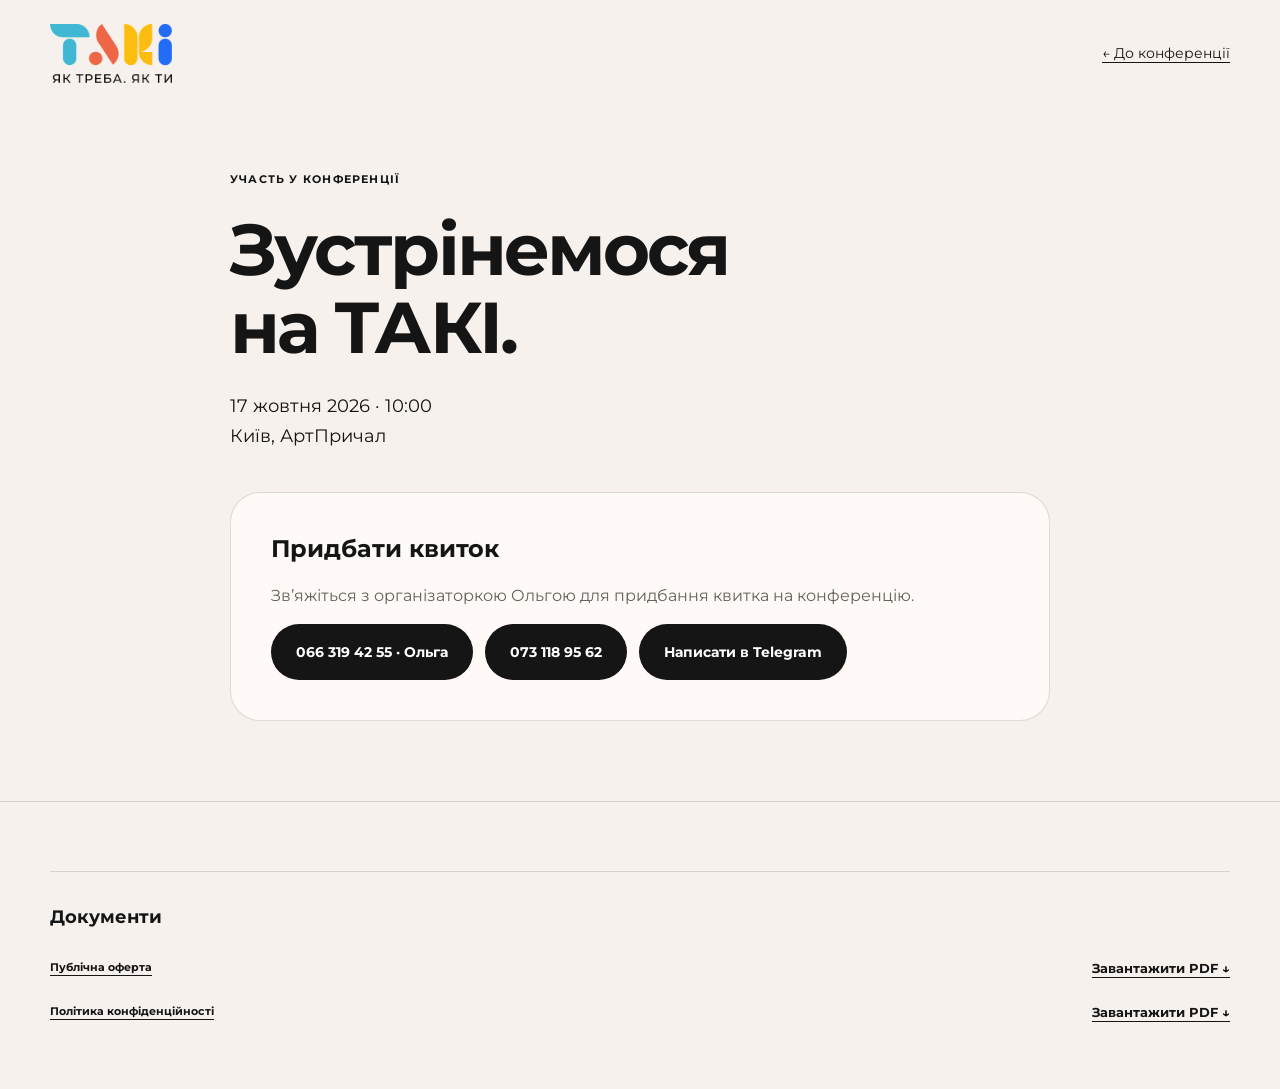
<file: participation.html>
<!doctype html>
<html lang="uk">
<head>
  <meta charset="utf-8">
  <meta name="viewport" content="width=device-width, initial-scale=1">
  <meta name="theme-color" content="#f7f1ed">
  <title>Участь у конференції — ТАКІ</title>
  <link rel="icon" href="assets/taki-symbol.png">
  <link rel="stylesheet" href="styles.css?v=20260922-6">
  <!-- Meta Pixel Code -->
  <script>
  !function(f,b,e,v,n,t,s)
  {if(f.fbq)return;n=f.fbq=function(){n.callMethod?
  n.callMethod.apply(n,arguments):n.queue.push(arguments)};
  if(!f._fbq)f._fbq=n;n.push=n;n.loaded=!0;n.version='2.0';
  n.queue=[];t=b.createElement(e);t.async=!0;
  t.src=v;s=b.getElementsByTagName(e)[0];
  s.parentNode.insertBefore(t,s)}(window, document,'script',
  'https://connect.facebook.net/en_US/fbevents.js');
  fbq('init', '1415065917256078');
  fbq('track', 'PageView');
  </script>
  <noscript><img height="1" width="1" style="display:none"
  src="https://www.facebook.com/tr?id=1415065917256078&amp;ev=PageView&amp;noscript=1"
  /></noscript>
  <!-- End Meta Pixel Code -->
</head>
<body>
  <header class="shell participation-header">
    <a class="brand" href="index.html" aria-label="ТАКІ — головна"><img src="assets/taki-logo.png" alt="ТАКІ — як треба, як ти"></a>
    <a class="back-link" href="index.html#tickets">← До конференції</a>
  </header>
  <main class="shell participation-main">
    <div class="section-label">Участь у конференції</div>
    <h1>Зустрінемося<br>на ТАКІ.</h1>
    <p class="participation-date">17 жовтня 2026 · 10:00<br>Київ, АртПричал</p>
    <section class="consent-card" aria-labelledby="purchase-title">
        <h2 id="purchase-title" tabindex="-1">Придбати квиток</h2>
        <p>Зв’яжіться з організаторкою Ольгою для придбання квитка на конференцію.</p>
        <div class="purchase-actions"><a class="btn btn-dark" href="tel:+380663194255">066 319 42 55 · Ольга</a>
        <a class="btn btn-dark" href="tel:+380731189562">073 118 95 62</a><a class="btn btn-dark" href="https://t.me/taki_education" target="_blank" rel="noopener noreferrer">Написати в Telegram</a></div>
    </section>
  </main>
  <footer class="footer">
    <div class="shell legal-footer" aria-label="Документи">
      <h2>Документи</h2>
      <div class="legal-document"><a href="assets/documents/public-offer.pdf" target="_blank" rel="noopener">Публічна оферта</a><a href="assets/documents/public-offer.pdf" download="ТАКІ — Публічна оферта.pdf" aria-label="Завантажити Публічну оферту у PDF">Завантажити PDF ↓</a></div>
      <div class="legal-document"><a href="assets/documents/privacy-policy.pdf" target="_blank" rel="noopener">Політика конфіденційності</a><a href="assets/documents/privacy-policy.pdf" download="ТАКІ — Політика конфіденційності.pdf" aria-label="Завантажити Політику конфіденційності у PDF">Завантажити PDF ↓</a></div>
    </div>
  </footer>
</body>
</html>
</file>
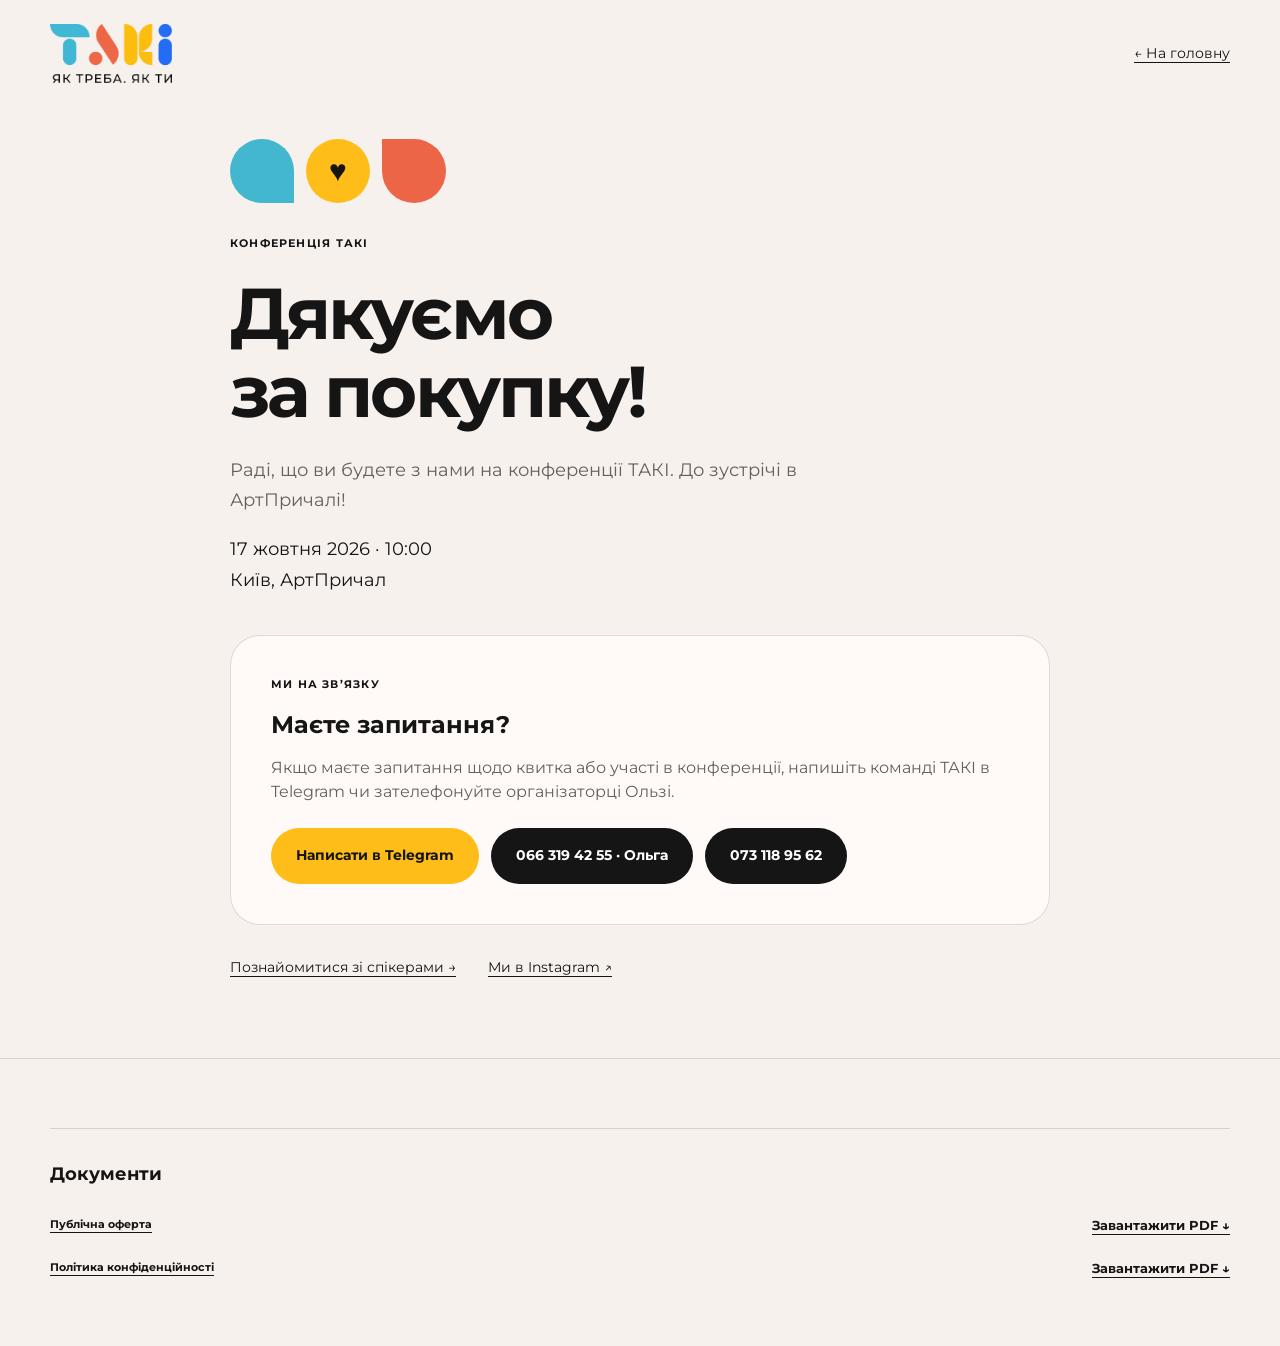
<file: thank-you.html>
<!doctype html>
<html lang="uk">
<head>
  <meta charset="utf-8">
  <meta name="viewport" content="width=device-width, initial-scale=1">
  <meta name="theme-color" content="#f7f1ed">
  <meta name="robots" content="noindex,follow">
  <title>Дякуємо — ТАКІ</title>
  <link rel="icon" href="assets/taki-symbol.png">
  <link rel="stylesheet" href="styles.css?v=20260922-6">
  <!-- Meta Pixel Code -->
  <script>
  !function(f,b,e,v,n,t,s)
  {if(f.fbq)return;n=f.fbq=function(){n.callMethod?
  n.callMethod.apply(n,arguments):n.queue.push(arguments)};
  if(!f._fbq)f._fbq=n;n.push=n;n.loaded=!0;n.version='2.0';
  n.queue=[];t=b.createElement(e);t.async=!0;
  t.src=v;s=b.getElementsByTagName(e)[0];
  s.parentNode.insertBefore(t,s)}(window, document,'script',
  'https://connect.facebook.net/en_US/fbevents.js');
  fbq('init', '1415065917256078');
  fbq('track', 'PageView');
  </script>
  <noscript><img height="1" width="1" style="display:none"
  src="https://www.facebook.com/tr?id=1415065917256078&amp;ev=PageView&amp;noscript=1"
  /></noscript>
  <!-- End Meta Pixel Code -->
</head>
<body>
  <header class="shell participation-header">
    <a class="brand" href="index.html" aria-label="ТАКІ — головна"><img src="assets/taki-logo.png" alt="ТАКІ — як треба, як ти"></a>
    <a class="back-link" href="index.html">← На головну</a>
  </header>
  <main class="shell participation-main thank-you-main">
    <div class="thank-you-art" aria-hidden="true"><span></span><span>♥</span><span></span></div>
    <div class="section-label">Конференція ТАКІ</div>
    <h1>Дякуємо<br>за покупку!</h1>
    <p class="thank-you-intro">Раді, що ви будете з нами на конференції ТАКІ. До зустрічі в АртПричалі!</p>
    <p class="participation-date">17 жовтня 2026 · 10:00<br>Київ, АртПричал</p>
    <section class="consent-card" aria-labelledby="next-step-title">
      <div class="section-label">Ми на зв’язку</div>
      <h2 id="next-step-title">Маєте запитання?</h2>
      <p>Якщо маєте запитання щодо квитка або участі в конференції, напишіть команді ТАКІ в Telegram чи зателефонуйте організаторці Ользі.</p>
      <div class="purchase-actions">
        <a class="btn btn-yellow" href="https://t.me/taki_education" target="_blank" rel="noopener noreferrer">Написати в Telegram</a>
        <a class="btn btn-dark" href="tel:+380663194255">066 319 42 55 · Ольга</a>
        <a class="btn btn-dark" href="tel:+380731189562">073 118 95 62</a>
      </div>
    </section>
    <div class="thank-you-bottom"><a class="back-link" href="index.html#speakers">Познайомитися зі спікерами →</a><a class="back-link" href="https://www.instagram.com/taki.education/" target="_blank" rel="noopener noreferrer">Ми в Instagram ↗</a></div>
  </main>
  <footer class="footer">
    <div class="shell legal-footer" aria-label="Документи">
      <h2>Документи</h2>
      <div class="legal-document"><a href="assets/documents/public-offer.pdf" target="_blank" rel="noopener">Публічна оферта</a><a href="assets/documents/public-offer.pdf" download="ТАКІ — Публічна оферта.pdf" aria-label="Завантажити Публічну оферту у PDF">Завантажити PDF ↓</a></div>
      <div class="legal-document"><a href="assets/documents/privacy-policy.pdf" target="_blank" rel="noopener">Політика конфіденційності</a><a href="assets/documents/privacy-policy.pdf" download="ТАКІ — Політика конфіденційності.pdf" aria-label="Завантажити Політику конфіденційності у PDF">Завантажити PDF ↓</a></div>
    </div>
  </footer>
</body>
</html>
</file>
<file: styles.css>
@font-face{font-family:Montserrat;src:url('fonts/Montserrat-Regular.ttf') format('truetype');font-weight:400;font-style:normal;font-display:swap}
@font-face{font-family:Montserrat;src:url('fonts/Montserrat-Medium.ttf') format('truetype');font-weight:500;font-style:normal;font-display:swap}
@font-face{font-family:Montserrat;src:url('fonts/Montserrat-SemiBold.ttf') format('truetype');font-weight:600;font-style:normal;font-display:swap}
@font-face{font-family:Montserrat;src:url('fonts/Montserrat-Bold.ttf') format('truetype');font-weight:700;font-style:normal;font-display:swap}
@font-face{font-family:Montserrat;src:url('fonts/Montserrat-ExtraBold.ttf') format('truetype');font-weight:800;font-style:normal;font-display:swap}

:root{
  --bg:#f7f1ed;
  --paper:#fffaf7;
  --paper-2:#f3ece7;
  --ink:#151515;
  --muted:#66605d;
  --teal:#42b7cf;
  --coral:#ed6547;
  --yellow:#ffbd19;
  --blue:#2d6df3;
  --line:rgba(21,21,21,.14);
  --radius:30px;
  --shadow:0 18px 50px rgba(42,28,19,.09);
  --shadow-strong:0 28px 80px rgba(42,28,19,.14);
  --shell:min(1180px,calc(100vw - 40px));
}
*{box-sizing:border-box}
html{scroll-behavior:smooth;background:var(--bg)}
body{margin:0;font-family:Montserrat,Arial,sans-serif;background:var(--bg);color:var(--ink);font-size:16px;line-height:1.5;-webkit-font-smoothing:antialiased;position:relative;overflow-x:clip}
body:before,body:after{content:"";position:fixed;z-index:-2;pointer-events:none;filter:blur(70px);opacity:.38}
body:before{width:420px;height:420px;border-radius:50%;background:rgba(66,183,207,.18);left:-140px;top:120px}
body:after{width:360px;height:360px;border-radius:50%;background:rgba(255,189,25,.18);right:-120px;top:820px}
a{color:inherit;text-decoration:none}
img{max-width:100%;display:block}
button,input,textarea,select{font:inherit}
button{color:inherit}
.shell{width:var(--shell);margin:0 auto}
.section-pad{padding:112px 0}.section-pad-sm{padding:82px 0}
.section-label{display:flex;align-items:center;gap:10px;font-size:11px;text-transform:uppercase;letter-spacing:.11em;font-weight:700}
.site-header{position:fixed;z-index:50;top:0;left:0;right:0;border-bottom:1px solid transparent;transition:.25s ease;background:rgba(247,241,237,.76);backdrop-filter:blur(18px);-webkit-backdrop-filter:blur(18px)}
.site-header.scrolled{border-color:var(--line);box-shadow:0 8px 30px rgba(35,24,17,.05)}
.header-inner{height:84px;display:grid;grid-template-columns:200px 1fr auto;align-items:center;gap:26px}
.header-progress{height:2px;background:transparent}.header-progress span{display:block;height:100%;width:0;background:linear-gradient(90deg,var(--teal),var(--coral),var(--yellow),var(--blue));border-radius:999px;transition:width .1s linear}
.brand{width:122px;display:block}.brand img{width:100%;height:auto}
.desktop-nav{display:flex;justify-content:center;gap:26px;font-size:13px;font-weight:600}.desktop-nav a{position:relative}.desktop-nav a:after{content:"";position:absolute;left:0;right:100%;bottom:-5px;height:2px;background:var(--ink);transition:.2s}.desktop-nav a:hover:after{right:0}
.btn{display:inline-flex;align-items:center;justify-content:center;min-height:56px;padding:0 27px;border-radius:999px;border:1.5px solid transparent;font-weight:700;font-size:14px;transition:.18s ease;cursor:pointer;white-space:nowrap}.btn:hover{transform:translateY(-2px)}.btn-small{min-height:46px;padding:0 20px;font-size:12px}.btn-dark{background:var(--ink);color:#fff}.btn-dark:hover{background:#2b2b2b}.btn-coral{background:var(--coral);color:#fff}.btn-coral:hover{background:#db5337}.btn-yellow{background:var(--yellow);color:var(--ink)}.btn-light{background:#fff;color:var(--ink)}
.menu-toggle{display:none;width:44px;height:44px;border:1px solid var(--line);border-radius:50%;align-items:center;justify-content:center;flex-direction:column;gap:5px;background:transparent}.menu-toggle span{width:18px;height:1.5px;background:var(--ink);display:block}.mobile-nav{display:none}
.hero{padding-top:150px;padding-bottom:60px;overflow:hidden;position:relative}.hero:before,.hero:after{content:"";position:absolute;border-radius:50%;pointer-events:none;z-index:0}.hero:before{width:540px;height:540px;background:radial-gradient(circle, rgba(66,183,207,.18) 0%, rgba(66,183,207,0) 68%);right:-180px;top:-120px}.hero:after{width:460px;height:460px;background:radial-gradient(circle, rgba(255,189,25,.16) 0%, rgba(255,189,25,0) 68%);left:-180px;bottom:-160px}
.hero-grid{display:grid;grid-template-columns:1.05fr .95fr;gap:54px;align-items:center;min-height:650px;position:relative;z-index:1}
.eyebrow{display:flex;align-items:center;gap:10px;font-size:11px;text-transform:uppercase;letter-spacing:.11em;font-weight:700;margin-bottom:25px}.eyebrow-dot{width:9px;height:9px;border-radius:50%;background:var(--coral);display:block}
.hero h1{margin:0;max-width:770px;font-size:clamp(46px,5vw,78px);line-height:.98;letter-spacing:-.048em;font-weight:800}.hero h1 span{font-weight:600}
.hero-lead{max-width:670px;margin:26px 0 30px;color:#49413e;font-size:18px;line-height:1.6}
.hero-meta{display:flex;align-items:stretch;gap:12px;flex-wrap:wrap}.meta-pill{display:flex;align-items:center;gap:11px;background:var(--yellow);border-radius:22px;padding:11px 17px;box-shadow:0 12px 20px rgba(255,189,25,.22)}.meta-pill strong{font-size:37px;line-height:1;font-weight:800}.meta-pill span{font-size:11px;font-weight:700;text-transform:uppercase;line-height:1.25}.meta-item{display:flex;flex-direction:column;justify-content:center;padding:11px 16px;border:1px solid var(--line);border-radius:18px;background:rgba(255,255,255,.48)}.meta-item strong{font-size:14px}.meta-kicker{color:var(--muted);font-size:10px;text-transform:uppercase;letter-spacing:.08em}
.hero-highlights{display:flex;flex-wrap:wrap;gap:10px;margin-top:18px}.hero-highlights span{display:inline-flex;align-items:center;min-height:36px;padding:0 14px;border:1px solid var(--line);border-radius:999px;background:rgba(255,255,255,.46);font-size:11px;font-weight:650}
.hero-actions{display:flex;align-items:center;gap:23px;margin-top:30px}.text-link{font-size:13px;font-weight:700}.text-link span{font-size:20px;margin-left:5px}
.hero-art{height:590px;position:relative;isolation:isolate}
.hero-core{position:absolute;z-index:5;inset:102px 55px 84px 48px;border:2px solid var(--ink);border-radius:42% 58% 50% 50% / 58% 45% 55% 42%;background:var(--paper);display:flex;flex-direction:column;align-items:center;justify-content:center;transform:rotate(-3deg);box-shadow:var(--shadow-strong)}
.hero-core img{width:70%;transform:rotate(3deg);margin-bottom:26px}.hero-core-copy{transform:rotate(3deg);text-align:center;text-transform:uppercase}.hero-core-copy span{font-size:9px;letter-spacing:.14em}.hero-core-copy strong{font-size:31px;letter-spacing:.08em;display:block;line-height:1.2}.hero-core-copy small{font-size:10px;letter-spacing:.13em}
.hero-photo-tile{position:absolute;z-index:2;left:18px;bottom:26px;width:178px;aspect-ratio:0.84;border:1.5px solid var(--ink);border-radius:28px;overflow:hidden;box-shadow:var(--shadow);transform:rotate(-8deg);background:#fff}.hero-photo-tile img{width:100%;height:100%;object-fit:cover}
.hero-shape{position:absolute;border:2px solid var(--ink);z-index:1}.hero-shape-a{width:240px;height:250px;border-radius:50%;background:var(--teal);left:-4px;top:18px;animation:floatA 8s ease-in-out infinite}.hero-shape-b{width:220px;height:190px;border-radius:72px 72px 25px 72px;background:var(--yellow);right:-17px;bottom:18px;animation:floatB 9s ease-in-out infinite}.hero-shape-c{width:120px;height:170px;border-radius:72px 72px 72px 15px;background:var(--coral);right:12px;top:15px;transform:rotate(18deg);animation:floatC 7s ease-in-out infinite}
.hero-badge{position:absolute;z-index:8;border:1.5px solid var(--ink);border-radius:999px;padding:10px 15px;font-size:11px;font-weight:700;background:#fff;box-shadow:0 8px 18px rgba(0,0,0,.08)}.badge-blue{background:var(--blue);color:#fff;right:7px;top:176px;transform:rotate(5deg);animation:floatC 7.5s ease-in-out infinite}.badge-yellow{background:var(--yellow);left:-12px;bottom:125px;transform:rotate(-7deg);animation:floatB 8.5s ease-in-out infinite}.badge-coral{background:var(--coral);color:#fff;right:75px;bottom:37px;transform:rotate(4deg);animation:floatA 9.5s ease-in-out infinite}
.hero-orbit{position:absolute;z-index:0;border:1px solid rgba(21,21,21,.25);border-radius:50%}.hero-orbit span{width:11px;height:11px;background:var(--blue);border-radius:50%;position:absolute}.orbit-one{width:520px;height:520px;right:-100px;top:38px;transform:rotate(24deg);animation:spinSlow 30s linear infinite}.orbit-one span{left:42px;top:90px}.orbit-two{width:360px;height:360px;left:-52px;bottom:-20px;transform:rotate(-20deg);animation:spinSlowReverse 22s linear infinite}.orbit-two span{right:12px;top:70px;background:var(--coral)}
.ticker-wrap{padding-top:26px}.ticker{border-top:1px solid var(--ink);border-bottom:1px solid var(--ink);padding:18px 0;display:flex;overflow:hidden;white-space:nowrap;font-size:11px;font-weight:700;letter-spacing:.08em;position:relative}.ticker-track{display:flex;align-items:center;gap:16px;min-width:max-content;animation:marquee 22s linear infinite}.ticker i{font-style:normal;color:var(--coral);font-size:19px}
.intro{background:var(--paper);border-radius:46px 46px 0 0;position:relative;overflow:hidden}.intro:before{content:"";position:absolute;right:-80px;top:-70px;width:300px;height:300px;border-radius:50%;background:radial-gradient(circle, rgba(45,109,243,.08) 0%, rgba(45,109,243,0) 68%)}
.intro-grid{display:grid;grid-template-columns:220px 1fr;gap:40px}
.intro-main h2,.audience h2,.story-copy h2,.location h2,.faq h2{font-size:clamp(36px,4.3vw,64px);line-height:1.03;letter-spacing:-.045em;margin:0;font-weight:700}.intro-main p{max-width:820px;font-size:19px;line-height:1.7;color:#4d4744;margin:28px 0 0}
.mark{position:relative;display:inline;z-index:0;white-space:nowrap}.mark:before{content:"";position:absolute;z-index:-1;left:-4px;right:-5px;bottom:5%;height:31%;border-radius:7px;transform:rotate(-1deg)}.mark-yellow:before{background:var(--yellow)}.mark-blue:before{background:rgba(45,109,243,.27)}.mark-coral:before{background:rgba(237,101,71,.30)}
.mini-metrics{display:grid;grid-template-columns:repeat(3,1fr);gap:14px;margin-top:36px}.mini-metrics div{border:1px solid var(--line);border-radius:24px;padding:20px 18px;background:rgba(255,255,255,.7)}.mini-metrics strong{display:block;font-size:34px;line-height:1;font-weight:800;margin-bottom:9px}.mini-metrics span{display:block;font-size:12px;line-height:1.55;color:#4d4744}
.format-grid{display:grid;grid-template-columns:repeat(3,1fr);gap:16px;margin-top:64px}.format-card{min-height:310px;border:1.5px solid var(--ink);border-radius:var(--radius);padding:27px;display:flex;flex-direction:column;position:relative;overflow:hidden;transition:transform .22s ease, box-shadow .22s ease}.format-card:hover{transform:translateY(-4px);box-shadow:var(--shadow)}.format-card:after{content:"";position:absolute;width:150px;height:150px;border:1.5px solid var(--ink);border-radius:50%;right:-64px;top:-66px;background:rgba(255,255,255,.25)}.format-blue{background:var(--teal)}.format-yellow{background:var(--yellow)}.format-coral{background:var(--coral);color:#fff}.format-index{font-size:10px;font-weight:700}.format-icon{margin-top:auto;width:48px;height:48px;border:1.5px solid currentColor;border-radius:50%;display:flex;align-items:center;justify-content:center;font-size:21px}.format-card h3{font-size:30px;line-height:1;margin:16px 0 10px;letter-spacing:-.03em}.format-card p{font-size:13px;line-height:1.5;margin:0;max-width:280px}
.audience{background:var(--paper);position:relative}.audience:after{content:"";position:absolute;left:-120px;bottom:-110px;width:280px;height:280px;border-radius:50%;background:radial-gradient(circle, rgba(237,101,71,.10) 0%, rgba(237,101,71,0) 68%)}
.audience-grid{display:grid;grid-template-columns:1.08fr .92fr;gap:70px;align-items:center}.audience-copy>.section-label,.story-copy>.section-label,.location-copy>.section-label{margin-bottom:25px}.audience-copy>p,.story-copy>p,.location-copy>p{font-size:17px;line-height:1.7;color:#514b47;max-width:650px;margin:25px 0}.audience-tags{display:flex;flex-wrap:wrap;gap:9px;margin-top:28px}.audience-tags span{border:1px solid var(--ink);border-radius:999px;padding:9px 13px;font-size:11px;font-weight:650;background:#fff}.audience-tags span:nth-child(4n+1){background:rgba(66,183,207,.16)}.audience-tags span:nth-child(4n+2){background:rgba(255,189,25,.18)}.audience-tags span:nth-child(4n+3){background:rgba(237,101,71,.14)}.audience-tags span:nth-child(4n){background:rgba(45,109,243,.12)}
.audience-visual{position:relative;max-width:500px;justify-self:end;padding-bottom:32px}.audience-visual>img{border-radius:32px;border:1.5px solid var(--ink);width:100%;box-shadow:var(--shadow)}.visual-card{position:absolute;border:1.5px solid var(--ink);border-radius:26px;overflow:hidden;background:#fff;box-shadow:var(--shadow)}.visual-card-small{width:170px;right:-25px;bottom:0;transform:rotate(6deg)}.visual-card img{width:100%;height:100%;object-fit:cover}.floating-note{position:absolute;left:-53px;bottom:52px;background:var(--blue);color:#fff;border:1.5px solid var(--ink);border-radius:18px;padding:13px 16px;font-size:11px;font-weight:700;transform:rotate(-4deg);box-shadow:0 9px 24px rgba(45,109,243,.22);animation:floatC 9s ease-in-out infinite}
.benefits{background:var(--ink);color:#fff;position:relative;overflow:hidden}.benefits:before{content:"";position:absolute;width:420px;height:420px;border-radius:50%;background:radial-gradient(circle, rgba(45,109,243,.18) 0%, rgba(45,109,243,0) 68%);top:-200px;right:-140px}.benefits-head{display:grid;grid-template-columns:220px 1fr;gap:40px;align-items:start}.benefits-head .section-label{color:#fff}.benefits-head h2{margin:0;font-size:clamp(38px,4.4vw,66px);line-height:1.02;letter-spacing:-.05em}.benefits-head h2 span{color:#cfc9c5}.benefit-grid{display:grid;grid-template-columns:repeat(3,1fr);gap:16px;margin-top:56px}.benefit{min-height:250px;border:1px solid rgba(255,255,255,.16);border-radius:30px;padding:24px;position:relative;background:linear-gradient(180deg,rgba(255,255,255,.06),rgba(255,255,255,.02));transition:transform .2s ease, border-color .2s ease}.benefit:hover{transform:translateY(-4px);border-color:rgba(255,255,255,.3)}.benefit span{font-size:10px;font-weight:700;color:#a69d98}.benefit h3{font-size:29px;line-height:1.02;letter-spacing:-.03em;margin:52px 0 14px}.benefit p{margin:0;color:#d7d2cf;font-size:14px;line-height:1.6}
.day{background:var(--paper-2)}.day-grid{display:grid;grid-template-columns:1.02fr .98fr;gap:24px;align-items:stretch}.day-card-main{background:var(--ink);color:#fff;border-radius:36px;padding:45px;min-height:510px;position:relative;overflow:hidden}.day-card-main:before{content:"";position:absolute;width:280px;height:280px;border-radius:50%;right:-100px;top:-70px;background:radial-gradient(circle, rgba(255,189,25,.22) 0%, rgba(255,189,25,0) 70%)}.section-label-light{color:#fff}.day-card-main h2{font-size:clamp(39px,4.2vw,58px);line-height:1.02;letter-spacing:-.045em;margin:28px 0 18px;max-width:580px}.day-card-main p{font-size:14px;line-height:1.75;color:#d8d3cf;max-width:470px}.day-points{display:flex;flex-wrap:wrap;gap:10px;margin:26px 0 30px}.day-points span{padding:10px 14px;border-radius:999px;border:1px solid rgba(255,255,255,.18);font-size:11px;font-weight:600;background:rgba(255,255,255,.05)}.day-stack{display:grid;gap:12px}.day-row{border:1.5px solid var(--ink);border-radius:28px;background:#fff;padding:22px 24px;display:grid;grid-template-columns:135px 1fr;gap:22px;align-items:start;min-height:110px}.day-row strong{font-size:22px;line-height:1.08;letter-spacing:-.02em}.day-row span{font-size:15px;line-height:1.6;color:#5b5551}
.taki-story{background:var(--paper);position:relative}.taki-story:before{content:"";position:absolute;right:-140px;bottom:-120px;width:360px;height:360px;border-radius:50%;background:radial-gradient(circle, rgba(66,183,207,.12) 0%, rgba(66,183,207,0) 68%)}.taki-story-grid{display:grid;grid-template-columns:.95fr 1.05fr;gap:70px;align-items:center}.story-visual img{border-radius:32px;border:1.5px solid var(--ink);box-shadow:var(--shadow)}.story-quote{background:var(--yellow);border:1.5px solid var(--ink);border-radius:28px;padding:26px 30px;margin:32px 0 22px;transform:rotate(-1deg);box-shadow:var(--shadow)}.story-quote span{font-size:12px;font-weight:650}.story-quote strong{display:block;font-size:33px;line-height:1.02;letter-spacing:-.03em;margin-top:7px}
.tickets{background:var(--paper)}.ticket-card{background:var(--ink);color:#fff;border-radius:38px;display:grid;grid-template-columns:.72fr 1.28fr;overflow:hidden;min-height:600px;box-shadow:var(--shadow-strong)}.ticket-art{position:relative;background:#1d1d1d;overflow:hidden;min-height:500px}.ticket-art img{position:absolute;width:70%;left:15%;top:38%;transform:translateY(-50%);z-index:3;filter:drop-shadow(0 12px 30px rgba(0,0,0,.25))}.ticket-ribbon{position:absolute;z-index:4;left:24px;top:24px;min-height:38px;padding:0 16px;border-radius:999px;display:inline-flex;align-items:center;background:#fff;color:var(--ink);border:1.5px solid var(--ink);font-size:11px;font-weight:700;text-transform:uppercase;letter-spacing:.08em}.blob{position:absolute;border-radius:50%;display:block}.blob-a{width:310px;height:310px;background:var(--yellow);left:-90px;top:-80px;animation:floatA 9s ease-in-out infinite}.blob-b{width:260px;height:260px;background:var(--teal);right:-95px;bottom:-55px;animation:floatB 10s ease-in-out infinite}.blob-c{width:160px;height:230px;background:var(--coral);right:32px;top:50px;border-radius:90px 90px 90px 24px;transform:rotate(18deg);animation:floatC 8.5s ease-in-out infinite}.ticket-main{padding:62px}.ticket-main h2{font-size:clamp(42px,4.7vw,67px);line-height:.98;letter-spacing:-.05em;margin:26px 0 16px}.ticket-main>p{color:#c8c5c3;margin:0 0 34px;font-size:14px}.price-grid{display:grid;grid-template-columns:1fr 1fr;gap:12px}.price-block{border:1px solid rgba(255,255,255,.25);border-radius:22px;padding:20px;background:rgba(255,255,255,.03)}.price-block span{display:block;color:#aaa;font-size:11px;margin-bottom:6px}.price-block strong{font-size:31px;line-height:1}.price-block small{font-size:12px}.price-active{border-color:var(--yellow);background:rgba(255,189,25,.09)}.ticket-actions{display:flex;align-items:center;gap:20px;margin-top:28px}.limited{font-size:10px;text-transform:uppercase;letter-spacing:.08em;color:#aaa}
.location{background:var(--paper)}.location-grid{display:grid;grid-template-columns:1.1fr .9fr;gap:70px;align-items:center}.location-facts{display:grid;grid-template-columns:repeat(3,1fr);border-top:1px solid var(--line);margin-top:35px}.location-facts div{padding:18px 18px 0 0}.location-facts span{display:block;font-size:9px;text-transform:uppercase;letter-spacing:.08em;color:var(--muted)}.location-facts strong{font-size:15px}.location-poster{min-height:520px;border:1.5px solid var(--ink);border-radius:32px;background:var(--teal);position:relative;padding:29px;overflow:hidden;box-shadow:var(--shadow)}.location-poster:after{content:"";position:absolute;width:310px;height:310px;background:var(--yellow);border:1.5px solid var(--ink);border-radius:50%;right:-120px;top:68px}.location-poster:before{content:"";position:absolute;width:170px;height:240px;background:var(--coral);border:1.5px solid var(--ink);border-radius:95px 95px 95px 25px;left:-40px;bottom:-55px;transform:rotate(-18deg)}.poster-top{font-size:11px;font-weight:700;position:relative;z-index:2}.poster-date{font-size:132px;line-height:.74;font-weight:800;letter-spacing:-.08em;position:absolute;left:50%;top:48%;transform:translate(-50%,-50%);z-index:2}.poster-date span{font-size:.58em;letter-spacing:-.03em}.poster-bottom{position:absolute;right:30px;bottom:28px;text-align:right;font-size:17px;font-weight:800;line-height:1.1;z-index:2}
.faq{background:var(--bg)}.faq-grid{display:grid;grid-template-columns:.7fr 1.3fr;gap:70px}.faq-head .section-label{margin-bottom:24px}.faq-list{border-top:1px solid var(--ink)}.faq-list details{border-bottom:1px solid var(--ink)}.faq-list summary{list-style:none;cursor:pointer;font-weight:700;font-size:17px;padding:22px 42px 22px 0;position:relative}.faq-list summary::-webkit-details-marker{display:none}.faq-list summary:after{content:"+";position:absolute;right:4px;top:17px;font-size:28px;font-weight:400}.faq-list details[open] summary:after{content:"−"}.faq-list p{margin:0;padding:0 56px 23px 0;color:#5b5551;font-size:14px;line-height:1.7}
.contact{padding-top:0;background:var(--bg)}.contact-card{background:var(--yellow);border:1.5px solid var(--ink);border-radius:34px;padding:43px;display:grid;grid-template-columns:1.2fr .8fr;gap:40px;align-items:center;box-shadow:var(--shadow)}.contact-kicker{font-size:10px;text-transform:uppercase;letter-spacing:.08em;font-weight:700}.contact h2{font-size:clamp(29px,3.5vw,46px);line-height:1.05;letter-spacing:-.04em;margin:12px 0 0}.contact-actions{display:flex;flex-direction:column;align-items:flex-start;gap:12px}.contact-actions span{font-size:10px;color:#6c5512;max-width:360px}.footer{padding:45px 0 55px;border-top:1px solid var(--line);background:var(--bg)}.footer-grid{display:grid;grid-template-columns:160px 1fr auto;gap:35px;align-items:center}.footer img{width:120px}.footer p{font-size:11px;color:#6a6561;max-width:520px}.footer a{font-size:11px;font-weight:700}
.modal{position:fixed;z-index:100;inset:0;display:none;align-items:center;justify-content:center;padding:22px}.modal.open{display:flex}.modal-backdrop{position:absolute;inset:0;background:rgba(15,15,15,.62);backdrop-filter:blur(5px)}.modal-panel{position:relative;z-index:2;width:min(560px,100%);background:var(--paper);border:1.5px solid var(--ink);border-radius:30px;padding:38px;box-shadow:0 35px 100px rgba(0,0,0,.28)}.modal-close{position:absolute;right:17px;top:15px;border:1px solid var(--line);border-radius:50%;width:38px;height:38px;background:transparent;font-size:23px;cursor:pointer}.modal-kicker{font-size:10px;text-transform:uppercase;letter-spacing:.1em;font-weight:700;color:var(--coral)}.modal-panel h2{font-size:35px;line-height:1.03;letter-spacing:-.04em;margin:15px 0}.modal-panel p{font-size:13px;line-height:1.65;color:#59524f;margin:0 0 24px}
.reveal{opacity:0;transform:translateY(20px);transition:opacity .65s ease,transform .65s ease}.reveal.is-visible{opacity:1;transform:none}
@keyframes marquee{from{transform:translateX(0)}to{transform:translateX(-50%)}}
@keyframes floatA{0%,100%{transform:translateY(0)}50%{transform:translateY(-12px)}}
@keyframes floatB{0%,100%{transform:translateY(0)}50%{transform:translateY(14px)}}
@keyframes floatC{0%,100%{transform:translateY(0) rotate(4deg)}50%{transform:translateY(-10px) rotate(1deg)}}
@keyframes spinSlow{from{transform:rotate(24deg)}to{transform:rotate(384deg)}}
@keyframes spinSlowReverse{from{transform:rotate(-20deg)}to{transform:rotate(-380deg)}}
@media (prefers-reduced-motion:reduce){html{scroll-behavior:auto}.reveal{opacity:1;transform:none;transition:none}.btn:hover,.format-card:hover,.benefit:hover{transform:none}.hero-shape,.hero-badge,.hero-orbit,.floating-note,.blob,.ticker-track{animation:none}}
@media (max-width:980px){
  :root{--shell:min(100% - 30px,760px)}
  .section-pad{padding:86px 0}.section-pad-sm{padding:68px 0}
  .header-inner{grid-template-columns:1fr auto;height:72px}.desktop-nav,.desktop-cta{display:none}.brand{width:106px}.menu-toggle{display:flex}
  .mobile-nav{position:fixed;top:74px;left:0;right:0;background:var(--paper);padding:24px 15px 28px;border-bottom:1px solid var(--line);display:flex;flex-direction:column;gap:17px;transform:translateY(-130%);opacity:0;pointer-events:none;transition:.25s;box-shadow:0 20px 30px rgba(0,0,0,.08)}.mobile-nav.open{transform:none;opacity:1;pointer-events:auto}.mobile-nav>a:not(.btn){font-size:15px;font-weight:650}
  .hero{padding-top:120px}.hero-grid{grid-template-columns:1fr;min-height:auto;gap:30px}.hero-art{height:520px;max-width:570px;width:100%;margin:0 auto}.hero-core{inset:90px 75px 78px}.hero-photo-tile{left:22px;bottom:18px}.hero h1{font-size:clamp(44px,8vw,66px)}
  .intro-grid,.benefits-head{grid-template-columns:1fr;gap:25px}.mini-metrics{grid-template-columns:1fr}.format-grid{grid-template-columns:1fr}.format-card{min-height:245px}
  .audience-grid,.taki-story-grid,.location-grid,.faq-grid{grid-template-columns:1fr;gap:50px}.audience-visual{justify-self:center;max-width:470px}.floating-note{left:16px}.benefit-grid{grid-template-columns:repeat(2,1fr)}.day-grid{grid-template-columns:1fr}.day-card-main{min-height:430px}.ticket-card{grid-template-columns:1fr}.ticket-art{min-height:380px}.ticket-art img{width:54%;left:23%}.location-poster{min-height:430px;max-width:560px;width:100%;justify-self:center}.contact-card{grid-template-columns:1fr}.footer-grid{grid-template-columns:1fr auto}.footer p{grid-row:2}.footer img{width:110px}
}
@media (max-width:620px){
  :root{--shell:calc(100% - 24px);--radius:24px}
  .section-pad{padding:72px 0}.section-pad-sm{padding:57px 0}
  .hero{padding-top:110px;padding-bottom:40px}.hero h1{font-size:42px}.hero-lead{font-size:15px;margin-top:20px}.hero-meta{gap:9px}.meta-pill{width:100%;justify-content:center}.meta-item{flex:1;padding-left:12px}.hero-highlights{gap:8px}.hero-highlights span{font-size:10px;min-height:34px}.hero-actions{align-items:flex-start;flex-direction:column;gap:15px}.hero-actions .btn{width:100%}.hero-art{height:440px}.hero-core{inset:73px 38px 62px}.hero-core img{width:72%;margin-bottom:14px}.hero-photo-tile{width:132px;border-radius:20px}.hero-shape-a{width:170px;height:180px}.hero-shape-b{width:160px;height:140px}.hero-shape-c{width:90px;height:130px}.orbit-one{width:400px;height:400px}.orbit-two{width:290px;height:290px}.badge-blue{right:0;top:120px}.badge-yellow{left:0;bottom:98px}.badge-coral{right:32px;bottom:26px}.ticker{font-size:9px}
  .intro-main h2,.audience h2,.story-copy h2,.location h2,.faq h2{font-size:37px}.intro-main p{font-size:16px}.mini-metrics{margin-top:28px}.mini-metrics strong{font-size:28px}.format-grid{margin-top:42px}.format-card{padding:23px}
  .audience-grid,.taki-story-grid,.location-grid,.faq-grid{gap:38px}.audience-copy>p,.story-copy>p,.location-copy>p{font-size:15px}.audience-tags span{font-size:10px}.audience-visual{padding-bottom:18px}.visual-card-small{width:120px;right:-8px}.benefit-grid{grid-template-columns:1fr}.benefit{min-height:210px}.benefit h3{margin-top:42px}
  .day-card-main{padding:31px;min-height:420px}.day-card-main h2{font-size:38px}.day-row{grid-template-columns:92px 1fr;padding:20px}.day-row span{font-size:14px}.story-quote{padding:23px}.story-quote strong{font-size:28px}.ticket-card{border-radius:28px}.ticket-art{min-height:300px}.ticket-main{padding:32px 24px}.ticket-main h2{font-size:42px}.price-grid{grid-template-columns:1fr}.ticket-actions{align-items:flex-start;flex-direction:column}.ticket-actions .btn{width:100%}.location-poster{min-height:380px}.poster-date{font-size:104px}.location-facts{grid-template-columns:1fr}.location-facts div{border-bottom:1px solid var(--line);padding:13px 0}.faq-list summary{font-size:15px}.contact-card{padding:29px 23px}.contact-actions .btn{width:100%}.footer-grid{grid-template-columns:1fr}.footer p{grid-row:auto}.footer a{margin-top:5px}.modal-panel{padding:32px 23px}.modal-panel h2{font-size:30px}
}



/* Child-inclusive photo replacements only. Original TAKI poster artwork remains underneath unchanged. */
.poster-photo-overlay,.taki-collage-photo{position:absolute;z-index:3;overflow:hidden;background:#e7e7e7;pointer-events:none}
.poster-photo-overlay img,.taki-collage-photo img{width:100%!important;height:100%!important;max-width:none!important;object-fit:cover!important;display:block;border:0!important;border-radius:0!important;box-shadow:none!important}

/* ref-8.webp: preserve the poster and accessibility icon, replace its two embedded adult photos */
.hero-photo-tile>.ref8-left{left:6.7%;top:46.2%;width:55.2%;height:30.4%;border-radius:999px;z-index:2}
.hero-photo-tile>.ref8-left img{object-position:48% 50%!important}
.hero-photo-tile>.ref8-right{left:68.2%;top:46.3%;width:31.8%;height:30.4%;border-radius:50%;z-index:2}
.hero-photo-tile>.ref8-right img{object-position:50% 48%!important}

/* ref-5.webp: only the lower-right photography is replaced; yellow TAKI artwork above stays intact */
.audience-visual>.ref5-photo{left:51.5%;top:48.7%;right:0;bottom:0;border-radius:29% 0 0 0;z-index:1}
.audience-visual>.ref5-photo img{object-position:48% 44%!important}
.audience-visual>.floating-note,.audience-visual>.visual-card{z-index:4}

/* ref-1_1.webp: five photo cells only; colored TAKI geometry and all text stay untouched */
.story-visual,.visual-card-small{position:relative}
.story-visual{overflow:hidden;border-radius:32px}
.taki-collage-photo{z-index:2}
.taki-collage-photo.c1{left:7.1%;top:35.45%;width:16.7%;height:13.7%;border-radius:52% 52% 0 0/70% 70% 0 0}
.taki-collage-photo.c3{left:40.45%;top:35.45%;width:16.7%;height:13.7%;border-radius:52% 52% 0 0/70% 70% 0 0}
.taki-collage-photo.c5{left:73.78%;top:35.45%;width:16.7%;height:13.7%;border-radius:52% 52% 0 0/70% 70% 0 0}
.taki-collage-photo.c7{left:23.78%;top:49.1%;width:16.7%;height:13.7%;border-radius:0 0 52% 52%/0 0 70% 70%}
.taki-collage-photo.c9{left:57.12%;top:49.1%;width:16.7%;height:13.7%;border-radius:0 0 52% 52%/0 0 70% 70%}
.taki-collage-photo.c1 img{object-position:50% 48%!important}
.taki-collage-photo.c3 img{object-position:47% 50%!important}
.taki-collage-photo.c5 img{object-position:50% 50%!important}
.taki-collage-photo.c7 img{object-position:50% 72%!important}
.taki-collage-photo.c9 img{object-position:68% 40%!important}






/* Speaker gallery: one coordinate system for discs, photo crops and name arcs. */
.speakers { background: var(--paper); }
.speakers-heading { display:grid; grid-template-columns:1.25fr 1fr; gap:70px; align-items:end; margin-bottom:48px; }
.speakers-heading .section-label { margin-bottom:24px; }
.speakers-heading h2 { margin:0; font-size:clamp(36px,4.2vw,58px); line-height:1.08; letter-spacing:-.045em; }
.speakers-heading .mark { white-space:normal; }
.speakers-subtitle { font-size:24px; line-height:1.4; margin:14px 0 0; max-width:620px; }
.speakers-intro>p { font-size:17px; line-height:1.7; margin:0 0 24px; color:#514b47; }
.speaker-status { display:inline-block; font-size:14px; font-weight:600; border-bottom:2px solid var(--coral); padding-bottom:7px; }
.speaker-poster { background:#f0f1e5; border-radius:48px; padding:38px 22px 24px; }
.speaker-grid { display:grid; grid-template-columns:repeat(5,minmax(0,1fr)); column-gap:12px; row-gap:42px; }
.speaker-card { min-width:0; }
.speaker-portrait { position:relative; width:100%; aspect-ratio:1; isolation:isolate; }
.speaker-disc { position:absolute; z-index:0; left:11%; top:12%; width:78%; aspect-ratio:1; border-radius:50%; background:var(--speaker-color); }
.speaker-cutout { position:absolute; z-index:1; inset:0; /* Self-contained mask avoids a cross-document SVG fragment reference. */
  --portrait-mask:url("data:image/svg+xml,%3Csvg xmlns='http://www.w3.org/2000/svg' viewBox='0 0 100 100'%3E%3Cpath fill='white' d='M11 51V0H89V51A39 39 0 0 1 11 51Z'/%3E%3C/svg%3E");
  -webkit-mask:var(--portrait-mask) center / 100% 100% no-repeat;
  mask:var(--portrait-mask) center / 100% 100% no-repeat; }
.speaker-cutout img { position:absolute; max-width:none; width:var(--portrait-width,90%); height:auto; left:var(--portrait-left,5%); top:var(--portrait-top,0%); filter:grayscale(1) contrast(1.04); }
.speaker-kushnir { --portrait-width:112%; --portrait-left:-13%; --portrait-top:-3.5%; }
.speaker-balganbaieva { --portrait-width:94%; --portrait-left:3%; --portrait-top:-2%; }
.speaker-bilyk { --portrait-width:80%; --portrait-left:9%; --portrait-top:2%; }
.speaker-tkach { --portrait-width:126%; --portrait-left:-10%; --portrait-top:-6%; }
.speaker-malikova { --portrait-width:90%; --portrait-left:5%; --portrait-top:1%; }
.speaker-zinchenko { --portrait-width:133%; --portrait-left:-16.5%; --portrait-top:-9%; }
.speaker-melashchenko { --portrait-width:88%; --portrait-left:6%; --portrait-top:-3%; }
.speaker-androshchuk { --portrait-width:100%; --portrait-left:0%; --portrait-top:-7%; }
.speaker-huma { --portrait-width:95%; --portrait-left:2.5%; --portrait-top:-7%; }
.speaker-deriuha { --portrait-width:85%; --portrait-left:7.5%; --portrait-top:1%; }
.speaker-arc { position:absolute; z-index:2; inset:0; width:100%; height:100%; overflow:visible; pointer-events:none; }
.speaker-arc text { fill:var(--ink); font-family:Montserrat,Arial,sans-serif; font-size:12.5px; font-weight:500; letter-spacing:.025em; }
.speaker-caption { padding:0 10px; margin-top:6px; overflow-wrap:break-word; }
.speaker-caption h3 { font-size:18px; line-height:1.25; letter-spacing:-.025em; margin:0 0 8px; }
.speaker-role { font-size:15px; line-height:1.5; font-weight:500; margin:0; }
.speaker-bio { font-size:13px; line-height:1.6; color:#5b6056; margin:10px 0 0; }
.speaker-announcement-disc { display:flex; flex-direction:column; gap:18px; align-items:center; justify-content:center; text-align:center; color:#fff; padding:20px; }
.speaker-announcement-disc span { font-size:clamp(23px,2.6vw,36px); line-height:1.15; font-weight:600; letter-spacing:-.04em; }
.speaker-announcement-disc small { font-size:13px; }
.speaker-next { display:flex; align-items:center; justify-content:space-between; gap:20px; border-top:1px solid #cbd0c0; margin:44px 24px 0; padding-top:24px; }
.speaker-next span { font-size:18px; font-weight:700; white-space:nowrap; }
.speaker-next p { margin:0; font-size:15px; }

/* Content and responsive adjustments required by the revised brief. */
html { overflow-x:clip; }
[id] { scroll-margin-top:110px; }
:focus-visible { outline:3px solid var(--blue); outline-offset:5px; }
.mark { white-space:normal; }
.mini-metrics strong { font-size:19px; text-transform:uppercase; letter-spacing:.01em; }
.mini-metrics span { font-size:14px; }
.format-card { gap:4px; }
.format-card h3 { font-size:28px; line-height:1.12; }
.format-card p { font-size:16px; line-height:1.55; }
.format-coral { color:var(--ink); }
.audience h2 { font-size:clamp(32px,3.6vw,48px); line-height:1.15; }
.audience-heading-secondary { display:block; margin-top:16px; font-size:.7em; line-height:1.3; font-weight:500; }
.audience-tags span { font-size:13px; }
.audience-message { padding:40px; border:1.5px solid var(--yellow); border-radius:34px; background:#fff; color:var(--ink); box-shadow:var(--shadow); }
.audience-message img { width:180px; height:auto; margin-bottom:55px; }
.audience-message p { font-size:clamp(28px,3.2vw,43px); line-height:1.15; letter-spacing:-.04em; font-weight:700; margin:0 0 38px; }
.audience-message>span { display:inline-block; border:1px solid currentColor; padding:10px 18px; border-radius:99px; font-size:14px; }
.benefits-head h2 { font-size:clamp(36px,4.1vw,58px); line-height:1.12; }
.benefit p { font-size:16px; }
.benefit h3 { font-size:26px; line-height:1.12; }
.day-card-main p { font-size:16px; }
.day-points span { font-size:13px; }
.day-row { grid-template-columns:145px 1fr; }
.day-row span { font-size:16px; }
.tickets-heading { margin-bottom:38px; }
.tickets-heading .section-label { margin-bottom:24px; }
.tickets-heading h2 { font-size:clamp(38px,4.6vw,64px); line-height:1.07; letter-spacing:-.045em; margin:0 0 20px; }
.tickets-heading>p { font-size:18px; line-height:1.6; }
.ticket-options { display:grid; grid-template-columns:1fr; max-width:760px; margin:0 auto; gap:24px; }
.ticket-option { display:flex; flex-direction:column; align-items:flex-start; border:1.5px solid var(--ink); border-radius:34px; padding:40px; }
.ticket-live { background:var(--ink); color:white; }
.ticket-format { font-size:14px; text-transform:uppercase; letter-spacing:.12em; font-weight:600; }
.ticket-option h3 { font-size:32px; line-height:1.15; letter-spacing:-.04em; margin:24px 0 10px; }
.ticket-prices { display:flex; flex-wrap:wrap; gap:24px 48px; margin:24px 0 32px; }
.ticket-price { margin:0; display:grid; gap:8px; }
.ticket-price strong { font-size:clamp(28px,4vw,42px); line-height:1.15; color:var(--yellow); }
.ticket-price span { font-size:15px; }
.ticket-option ul { list-style:none; padding:0; margin:0 0 32px; width:100%; }
.ticket-option li { border-top:1px solid currentColor; padding:14px 0; font-size:16px; line-height:1.5; }
.ticket-option .btn { margin-top:auto; width:100%; }
.tickets-closing { max-width:860px; font-size:22px; line-height:1.55; margin:38px 0 0; }
.location-facts { grid-template-columns:repeat(2,1fr); row-gap:14px; }
.location-facts span { font-size:12px; }
.location-cta { margin-top:28px; }
.faq-list p { font-size:16px; }
.contact-card p { max-width:560px; font-size:16px; line-height:1.65; margin:20px 0 0; }
.contact-actions span { font-size:13px; }
.modal-panel { max-height:calc(100dvh - 44px); overflow:auto; }
.modal-panel p { font-size:16px; }
.mobile-nav:not(.open) { visibility:hidden; }
.reveal { opacity:1; transform:none; }
/* The page remains readable when scripts or intersection observers are unavailable. */
@media (prefers-reduced-motion:no-preference) {
  .js-motion .reveal { opacity:0; transform:translateY(20px); }
  .js-motion .reveal.is-visible { opacity:1; transform:none; }
}
@media (max-width:980px) {
  .speakers-heading { grid-template-columns:1fr; gap:24px; }
  .speakers-intro { max-width:680px; }
  .speaker-poster { padding:28px 10px 24px; border-radius:36px; }
  .speaker-grid { grid-template-columns:repeat(2,minmax(0,1fr)); gap:36px 0; }
  .speaker-card:last-child:nth-child(odd) { grid-column:1 / -1; width:50%; justify-self:center; }
  .speaker-caption { padding:0 14px; }
  .speaker-caption h3 { font-size:18px; }
  .speaker-role { font-size:14px; }
  .speaker-announcement-disc span { font-size:25px; }
  .ticket-option { padding:28px; }
}
@media (max-width:620px) {
  [id] { scroll-margin-top:92px; }
  .hero h1 { font-size:clamp(36px,9.5vw,52px); line-height:1.08; }
  .hero-lead { font-size:16px; }
  .hero-highlights span { font-size:12px; }
  .intro-main h2,.location h2 { font-size:36px; line-height:1.12; }
  .audience-message { padding:30px; }
  .audience-message img { margin-bottom:36px; }
  .speaker-poster { padding:26px 8px 24px; }
  .speaker-grid { grid-template-columns:1fr; gap:36px; }
  .speaker-card,.speaker-card:last-child:nth-child(odd) { max-width:380px; width:100%; justify-self:center; grid-column:auto; }
  .speaker-caption { padding:0 24px; }
  .speaker-caption h3 { font-size:20px; line-height:1.3; }
  .speaker-role { font-size:15px; }
  .speaker-bio { font-size:14px; line-height:1.55; }
  .speaker-arc text { font-size:13px; }
  .speaker-announcement-disc { gap:14px; padding:18px; }
  .speaker-announcement-disc span { font-size:28px; }
  .speaker-announcement-disc small { font-size:13px; }
  .speaker-next { margin:28px 16px 0; flex-direction:column; align-items:flex-start; gap:8px; }
  .speaker-next p { font-size:14px; }
  .speakers-heading h2 { font-size:36px; }
  .speakers-subtitle { font-size:21px; }
  .speakers-intro>p { font-size:16px; }
  .day-row { grid-template-columns:1fr; gap:10px; }
  .ticket-options { grid-template-columns:1fr; }
  .ticket-option { padding:28px 24px; }
  .ticket-option h3 { font-size:29px; }
  .tickets-closing { font-size:19px; }
  .location-facts { grid-template-columns:1fr 1fr; }
  .location-facts div { border:0; }
  .contact-card { gap:28px; }
  .modal-panel h2 { font-size:28px; padding-right:20px; }
}
@media (max-width:380px) {
  .speaker-grid { grid-template-columns:1fr; gap:36px; }
  .speaker-card,.speaker-card:last-child:nth-child(odd) { max-width:290px; width:100%; justify-self:center; grid-column:auto; }
  .speaker-caption h3 { font-size:19px; }
  .speaker-role { font-size:15px; }
  .speaker-bio { font-size:13px; }
  .speaker-announcement-disc span { font-size:28px; }
}

/* Downloadable documents and the consent step. */
.legal-footer { padding-top:32px; margin-top:24px; border-top:1px solid var(--line); }
.legal-footer h2 { font-size:18px; margin:0 0 16px; }
.legal-document { display:flex; flex-wrap:wrap; gap:8px 28px; justify-content:space-between; padding:12px 0; }
.legal-document a, .consent-row a, .back-link { text-decoration:underline; text-underline-offset:4px; }
.legal-document a:last-child { font-size:13px; }
.participation-header { display:flex; align-items:center; justify-content:space-between; gap:24px; padding:24px 0; }
.back-link { font-size:14px; }
.participation-main { max-width:820px; padding:64px 0 80px; }
.participation-main h1 { font-size:clamp(40px,7vw,72px); line-height:1.08; letter-spacing:-.04em; margin:24px 0; }
.participation-date { font-size:18px; line-height:1.7; margin-bottom:40px; }
.consent-card { background:var(--paper); border:1px solid var(--line); border-radius:30px; padding:clamp(22px,4vw,40px); }
.consent-card h2 { font-size:24px; line-height:1.3; margin-top:0; }
.consent-card > p, .purchase-contacts p { color:var(--muted); }
.consent-row { display:flex; align-items:flex-start; gap:14px; margin:28px 0; line-height:1.8; }
.consent-row input { flex:0 0 22px; width:22px; height:22px; margin:4px 0 0; accent-color:var(--ink); cursor:pointer; }
.consent-row label { cursor:pointer; }
.consent-row a { font-weight:600; }
.ticket-consent-form > .btn { width:100%; }
.ticket-art img { height:auto; }
.ticket-consent { margin:20px 0 0; font-size:13px; line-height:1.7; }
.ticket-consent input { accent-color:var(--yellow); }
.ticket-consent a { color:var(--yellow); }
.purchase-contacts { margin-top:32px; padding-top:28px; border-top:1px solid var(--line); }
.purchase-contacts[hidden] { display:none; }
.purchase-actions { display:flex; flex-wrap:wrap; gap:12px; }
.participation-main .btn { white-space:normal; text-align:center; padding:14px 24px; }
.consent-row input:focus-visible, .legal-footer a:focus-visible, .consent-row a:focus-visible { outline:3px solid var(--blue); outline-offset:4px; }
@media(max-width:540px) { .participation-main { padding-top:32px; } .participation-header .brand { width:100px; } .purchase-actions .btn { width:100%; } }

/* Venue photo stays circular at every card width. */
.location-poster { display:flex; flex-direction:column; gap:24px; min-height:0; padding:29px; }
.location-poster:after { display:none; }
.location-poster:before { width:140px; height:180px; left:-65px; bottom:-80px; }
.poster-venue-photo { position:relative; z-index:1; width:100%; max-width:360px; aspect-ratio:1; align-self:center; border:8px solid var(--yellow); border-radius:50%; overflow:hidden; margin:4px 0 10px; }
.poster-venue-photo img { width:100%; height:100%; object-fit:cover; object-position:center 35%; }
.location-poster .poster-date { position:relative; left:auto; top:auto; transform:none; font-size:clamp(44px,5vw,64px); line-height:1; letter-spacing:-.05em; padding-right:140px; }
.location-poster .poster-date span { font-size:.55em; white-space:nowrap; }
.location-poster .poster-bottom { bottom:30px; font-size:16px; }
@media(max-width:380px) { .location-poster { padding:22px; gap:20px; } .location-poster .poster-date { font-size:40px; padding-right:112px; } .location-poster .poster-bottom { right:22px; bottom:24px; font-size:14px; } }

/* Thank-you page: continuation of the ticket enquiry. */
.thank-you-main { padding-top:32px; }
.thank-you-art { display:flex; align-items:center; gap:12px; margin-bottom:32px; }
.thank-you-art span { display:grid; place-items:center; width:64px; height:64px; background:var(--teal); border-radius:50% 50% 0 50%; }
.thank-you-art span:nth-child(2) { background:var(--yellow); border-radius:50%; font-size:30px; }
.thank-you-art span:nth-child(3) { background:var(--coral); border-radius:0 50% 50% 50%; }
.thank-you-intro { max-width:650px; font-size:18px; line-height:1.7; color:var(--muted); }
.thank-you-main .consent-card h2 { margin:16px 0; }
.thank-you-main .purchase-actions { margin-top:24px; }
.thank-you-bottom { display:flex; flex-wrap:wrap; gap:20px 32px; margin-top:32px; }

/* Published conference schedule. */
.program-layout { display:grid; grid-template-columns:minmax(0,.8fr) minmax(0,1.2fr); gap:32px; align-items:start; }
.program-intro { position:sticky; top:110px; min-height:0; padding:36px; }
.program-intro h2 { font-size:clamp(32px,3.2vw,46px); }
.program-download { display:block; width:fit-content; margin-top:22px; color:var(--paper); font-size:13px; text-underline-offset:5px; text-decoration:underline; }
.program-schedule { list-style:none; padding:0; margin:0; display:grid; gap:12px; }
.program-session { --session-accent:var(--teal); position:relative; }
.program-session:nth-child(3n+2) { --session-accent:var(--coral); }
.program-session:nth-child(3n) { --session-accent:var(--blue); }
.program-card { position:relative; display:grid; grid-template-columns:1fr; gap:24px; padding:32px; border:1px solid var(--line); border-top:4px solid var(--session-accent); border-radius:28px; background:#fff; box-shadow:0 12px 32px rgba(42,28,19,.06); transform-origin:center top; }
.program-time { font-size:14px; font-weight:700; white-space:nowrap; padding-top:3px; }
.program-detail h3 { font-size:18px; line-height:1.4; margin:0; }
.program-detail p { font-size:15px; line-height:1.65; margin:10px 0 0; color:#514b47; overflow-wrap:break-word; }
.program-session-break .program-card { background:#fff3d4; border-top-color:var(--yellow); gap:16px; padding:26px 32px; }
.program-session-break .program-detail h3 { font-size:16px; font-weight:600; }
@media(max-width:980px) {
  .program-layout { grid-template-columns:1fr; }
  .program-intro { position:relative; top:auto; }
}
@media(max-width:620px) {
  .program-layout { gap:24px; }
  .program-intro { padding:28px 24px; }
  .program-card, .program-session-break .program-card { gap:16px; padding:24px; border-radius:22px; }
  .program-time { padding-top:0; }
}

.program-schedule { gap:28px; }
.program-card .program-time { font-size:clamp(20px,2.2vw,28px); letter-spacing:-.04em; }
.program-card .program-detail h3 { font-size:clamp(20px,2vw,26px); letter-spacing:-.025em; }
.program-card .program-detail p { font-size:16px; line-height:1.7; margin-top:16px; }
.program-stack .program-session { position:sticky; top:var(--program-top,110px); }
.program-stack .program-card { transform:translateY(var(--card-lift,0px)) scale(var(--card-scale,1)); opacity:var(--card-opacity,1); }
@media(prefers-reduced-motion:reduce), print {
  .program-stack .program-session, .program-intro { position:relative; top:auto; }
  .program-stack .program-card { transform:none; opacity:1; }
}
</file>
